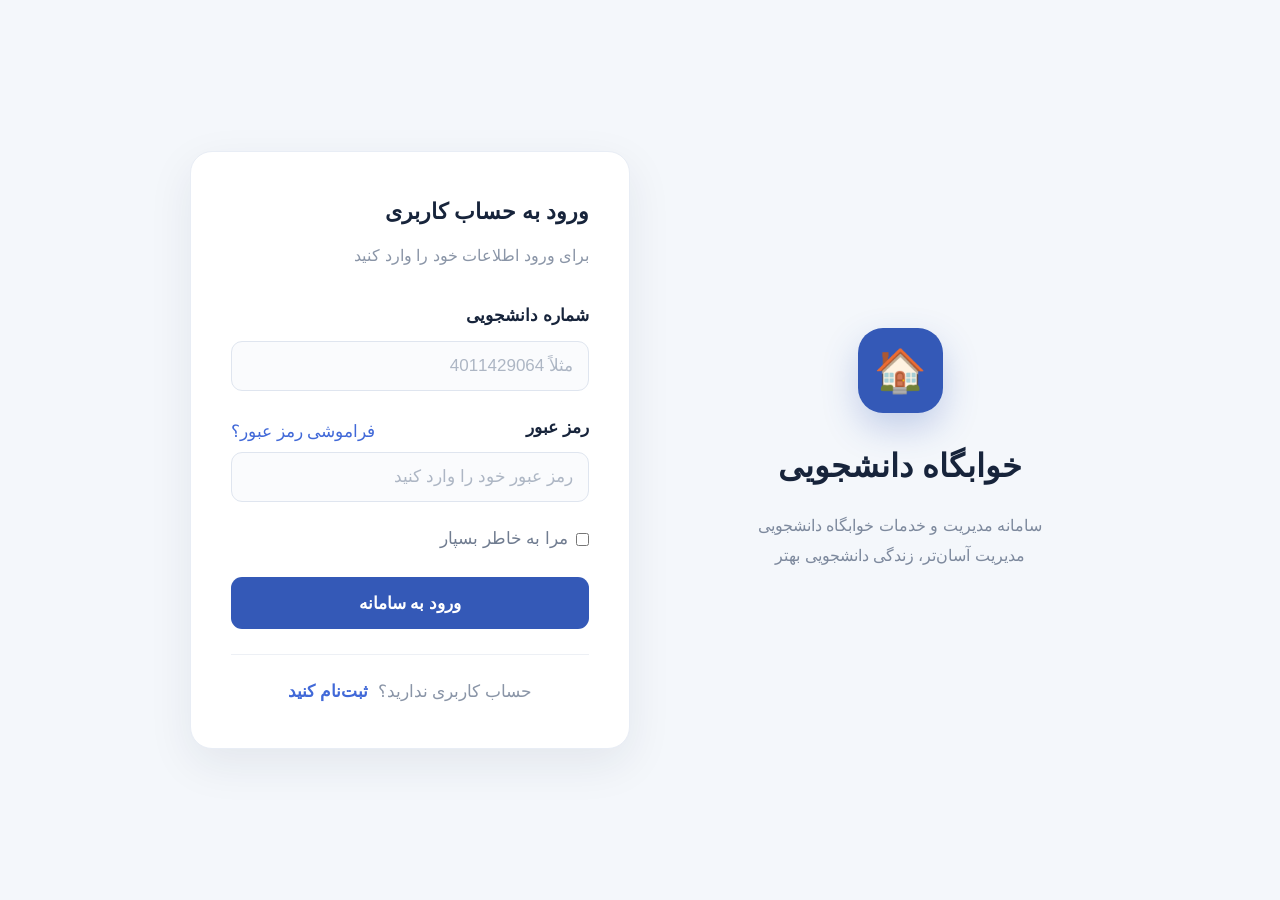
<file: index.html>
<!DOCTYPE html>
<html lang="fa" dir="rtl">
 

<head>

    <meta charset="UTF-8">

    <meta name="viewport" content="width=device-width, initial-scale=1.0">

    <title> سامانه مدیریت خوابگاه</title>

    <link rel="stylesheet" href="css/style.css">

</head>


<body>

    <main class="login-page">
        
<!--اطلاعات سایت و لوگو-->
        <section class="login-info">

            <div class="login-logo">
                🏠
            </div>

            <h1>
                خوابگاه دانشجویی
            </h1>

            <p>
                سامانه مدیریت و خدمات خوابگاه دانشجویی
            </p>

            <p>
                مدیریت آسان‌تر، زندگی دانشجویی بهتر
            </p>

        </section>
        <section class="login-card">

<!--کادر لاگین-->
            <div class="login-header">

                <h2>
                    ورود به حساب کاربری
                </h2>

                <p>
                    برای ورود اطلاعات خود را وارد کنید
                </p>

            </div>

            <form id="loginForm">

<!--شماره دانشجویی-->
                <div class="form-group">

                    <label for="studentId">
                        شماره دانشجویی
                    </label>

                    <input
                        type="text"
                        id="studentId"
                        placeholder="مثلاً 4011429064"
                    >

                </div>

<!--رمز عبور-->
                <div class="form-group">

                    <div class="password-label">

                        <label for="password">
                            رمز عبور
                        </label>

                        <a href="#">
                            فراموشی رمز عبور؟
                        </a>

                    </div>

                    <input
                        type="password"
                        id="password"
                        placeholder="رمز عبور خود را وارد کنید"
                    >
        
                </div>

<!-- مرا به خاطر بسپار -->

                <div class="remember">

                    <label>

                        <input
                            type="checkbox"
                            id="remember"
                        >

                        مرا به خاطر بسپار

                    </label>

                </div>

<!-- دکمه ورود -->

                <button
                    type="submit"
                    class="login-button"
                >
                    ورود به سامانه
                </button>

            </form>

<!-- ثبت نام -->

            <div class="register">

                <span>
                    حساب کاربری ندارید؟
                </span>

                <a href="#">
                    ثبت‌نام کنید
                </a>

            </div>

        </section>

    </main>


<!-- اتصال JS -->

    <script src="js/script.js"></script>


</body>


</html>
</file>
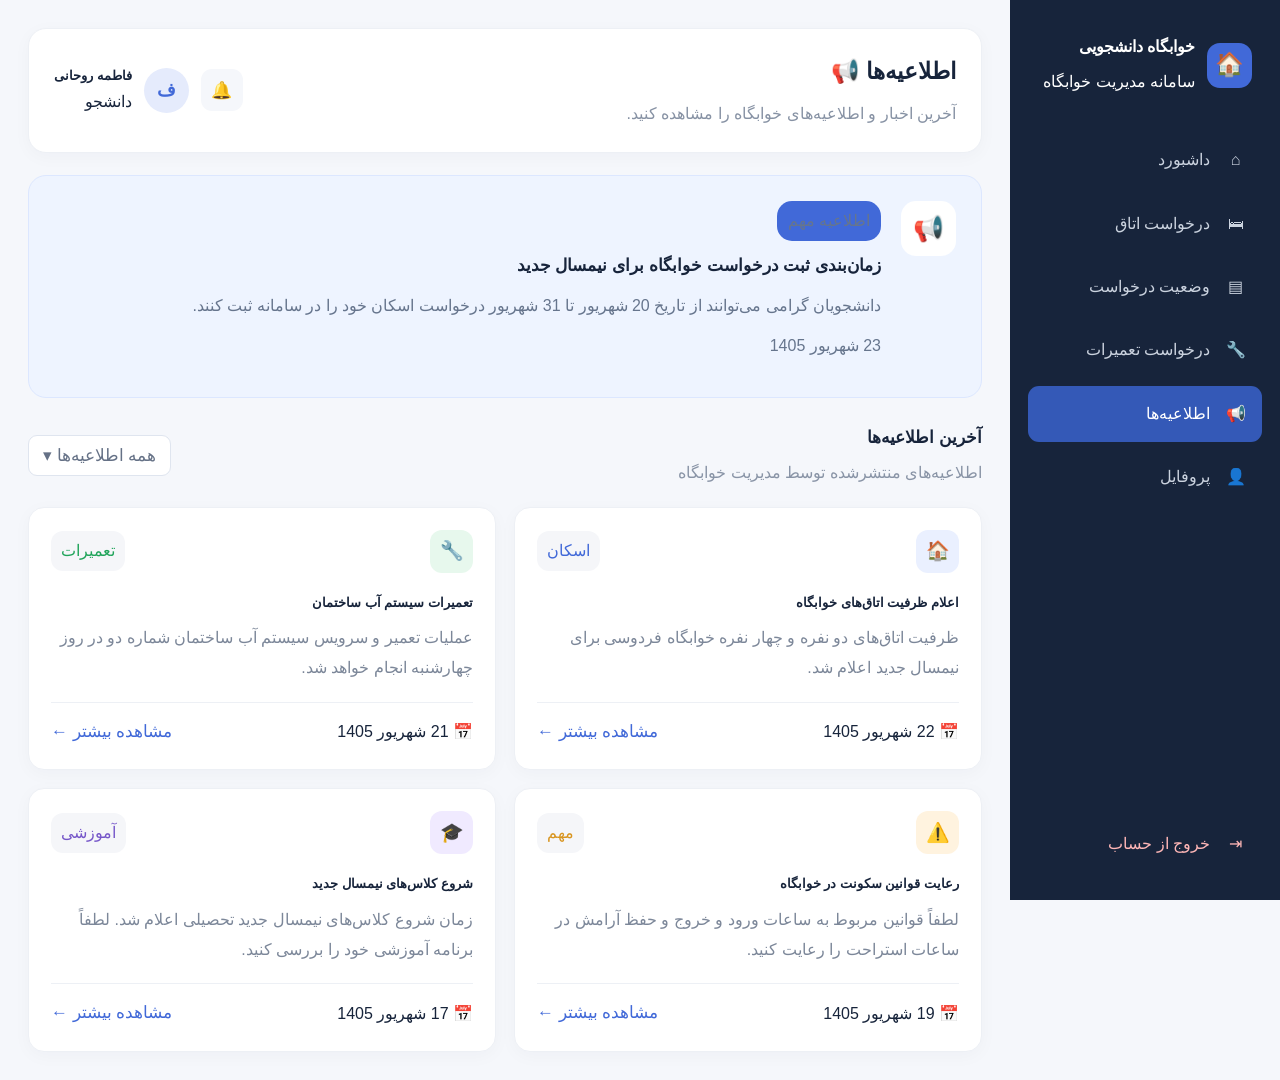
<file: announcements.html>
<!DOCTYPE html>
<html lang="fa" dir="rtl">

<head>

    <meta charset="UTF-8">

    <meta name="viewport" content="width=device-width, initial-scale=1.0">

    <title>اطلاعیه‌ها | خوابگاه دانشجویی</title>

    <link rel="stylesheet" href="css/style.css">

</head>


<body>


<div class="dashboard-container">

    <!-- سایدبار-->
    <aside class="sidebar">


        <div class="sidebar-logo">

            <div class="sidebar-logo-icon">
                🏠
            </div>

            <div>

                <h2>
                    خوابگاه دانشجویی
                </h2>

                <p>
                    سامانه مدیریت خوابگاه
                </p>

            </div>

        </div>


        <nav class="sidebar-menu">


            <a href="dashboard.html" class="menu-link">

                <p class="menu-icon">⌂</p>

                <p>
                    داشبورد
                </p>

            </a>


            <a href="room-request.html" class="menu-link">

                <p class="menu-icon">🛏</p>

                <p>
                    درخواست اتاق
                </p>

            </a>


            <a href="request-status.html" class="menu-link">

                <p class="menu-icon">▤</p>

                <p>
                    وضعیت درخواست
                </p>

            </a>


            <a href="maintenance.html" class="menu-link">

                <p class="menu-icon">🔧</p>

                <p>
                    درخواست تعمیرات
                </p>

            </a>


            <a href="announcements.html" class="menu-link active">

                <p class="menu-icon">📢</p>

                <p>
                    اطلاعیه‌ها
                </p>

            </a>


            <a href="profile.html" class="menu-link">

                <p class="menu-icon">👤</p>

                <p>
                    پروفایل
                </p>

            </a>

        </nav>


        <a href="index.html" class="menu-link logout-link">

            <p class="menu-icon">
                ⇥
            </p>

            <p>
                خروج از حساب
            </p>

        </a>

    </aside>



    <!-- محتوای اصلی -->

    <main class="dashboard-main">


        <!-- هدر -->
        <header class="dashboard-header">


            <div class="header-text">

                <h1>
                    اطلاعیه‌ها 📢
                </h1>

                <p>
                    آخرین اخبار و اطلاعیه‌های خوابگاه را مشاهده کنید.
                </p>

            </div>


            <div class="header-user">

                <button class="notification-button">
                    🔔
                </button>


                <div class="user-avatar">
                    ف
                </div>


                <div class="header-user-info">

                    <strong>
                       فاطمه روحانی
                    </strong>

                    <p>
                        دانشجو
                    </p>

                </div>

            </div>


        </header>



        <!-- اطلاعیه مهم -->
        <section class="important-announcement">


            <div class="important-icon">
                📢
            </div>


            <div class="important-content">

                <p class="important-label">
                    اطلاعیه مهم
                </p>

                <h2>
                    زمان‌بندی ثبت درخواست خوابگاه برای نیمسال جدید
                </h2>

                <p>
                    دانشجویان گرامی می‌توانند از تاریخ 20 شهریور تا 31 شهریور
                    درخواست اسکان خود را در سامانه ثبت کنند.
                </p>

                <p class="announcement-date">
                    23 شهریور 1405
                </p>

            </div>


        </section>


        <!--  لیست اطلاعیه‌ها -->
        <section class="announcements-section">

            <div class="section-heading">

                <div>

                    <h2>
                        آخرین اطلاعیه‌ها
                    </h2>

                    <p>
                        اطلاعیه‌های منتشرشده توسط مدیریت خوابگاه
                    </p>

                </div>


                <button class="filter-button">
                    همه اطلاعیه‌ها ▾
                </button>

            </div>


            <div class="announcements-grid">

                <!-- اطلاعیه اول -->
                <article class="announcement-card">

                    <div class="announcement-card-top">

                        <div class="announcement-icon blue">
                            🏠
                        </div>

                        <p class="announcement-type blue-text">
                            اسکان
                        </p>

                    </div>


                    <h3>
                        اعلام ظرفیت اتاق‌های خوابگاه
                    </h3>


                    <p>
                        ظرفیت اتاق‌های دو نفره و چهار نفره خوابگاه فردوسی
                        برای نیمسال جدید اعلام شد.
                    </p>


                    <div class="announcement-footer">

                        <p>
                            📅 22 شهریور 1405
                        </p>

                        <a href="#">
                            مشاهده بیشتر ←
                        </a>

                    </div>

                </article>



                <!-- اطلاعیه دوم -->
                <article class="announcement-card">


                    <div class="announcement-card-top">

                        <div class="announcement-icon green">
                            🔧
                        </div>

                        <p class="announcement-type green-text">
                            تعمیرات
                        </p>

                    </div>


                    <h3>
                        تعمیرات سیستم آب ساختمان
                    </h3>


                    <p>
                        عملیات تعمیر و سرویس سیستم آب ساختمان شماره دو
                        در روز چهارشنبه انجام خواهد شد.
                    </p>


                    <div class="announcement-footer">

                        <p>
                            📅 21 شهریور 1405
                        </p>

                        <a href="#">
                            مشاهده بیشتر ←
                        </a>

                    </div>

                </article>



                <!-- اطلاعیه سوم -->
                <article class="announcement-card">


                    <div class="announcement-card-top">

                        <div class="announcement-icon orange">
                            ⚠️
                        </div>

                        <p class="announcement-type orange-text">
                            مهم
                        </p>

                    </div>


                    <h3>
                        رعایت قوانین سکونت در خوابگاه
                    </h3>


                    <p>
                        لطفاً قوانین مربوط به ساعات ورود و خروج و حفظ آرامش
                        در ساعات استراحت را رعایت کنید.
                    </p>


                    <div class="announcement-footer">

                        <p>
                            📅 19 شهریور 1405
                        </p>

                        <a href="#">
                            مشاهده بیشتر ←
                        </a>

                    </div>

                </article>



                <!-- اطلاعیه چهارم -->
                <article class="announcement-card">

                    <div class="announcement-card-top">

                        <div class="announcement-icon purple">
                            🎓
                        </div>

                        <p class="announcement-type purple-text">
                            آموزشی
                        </p>

                    </div>


                    <h3>
                        شروع کلاس‌های نیمسال جدید
                    </h3>


                    <p>
                        زمان شروع کلاس‌های نیمسال جدید تحصیلی اعلام شد.
                        لطفاً برنامه آموزشی خود را بررسی کنید.
                    </p>


                    <div class="announcement-footer">

                        <p>
                            📅 17 شهریور 1405
                        </p>

                        <a href="#">
                            مشاهده بیشتر ←
                        </a>

                    </div>

                </article>

            </div>

        </section>

    </main>


</div>


<script src="js/script.js"></script>

</body>
  

</html>
</file>
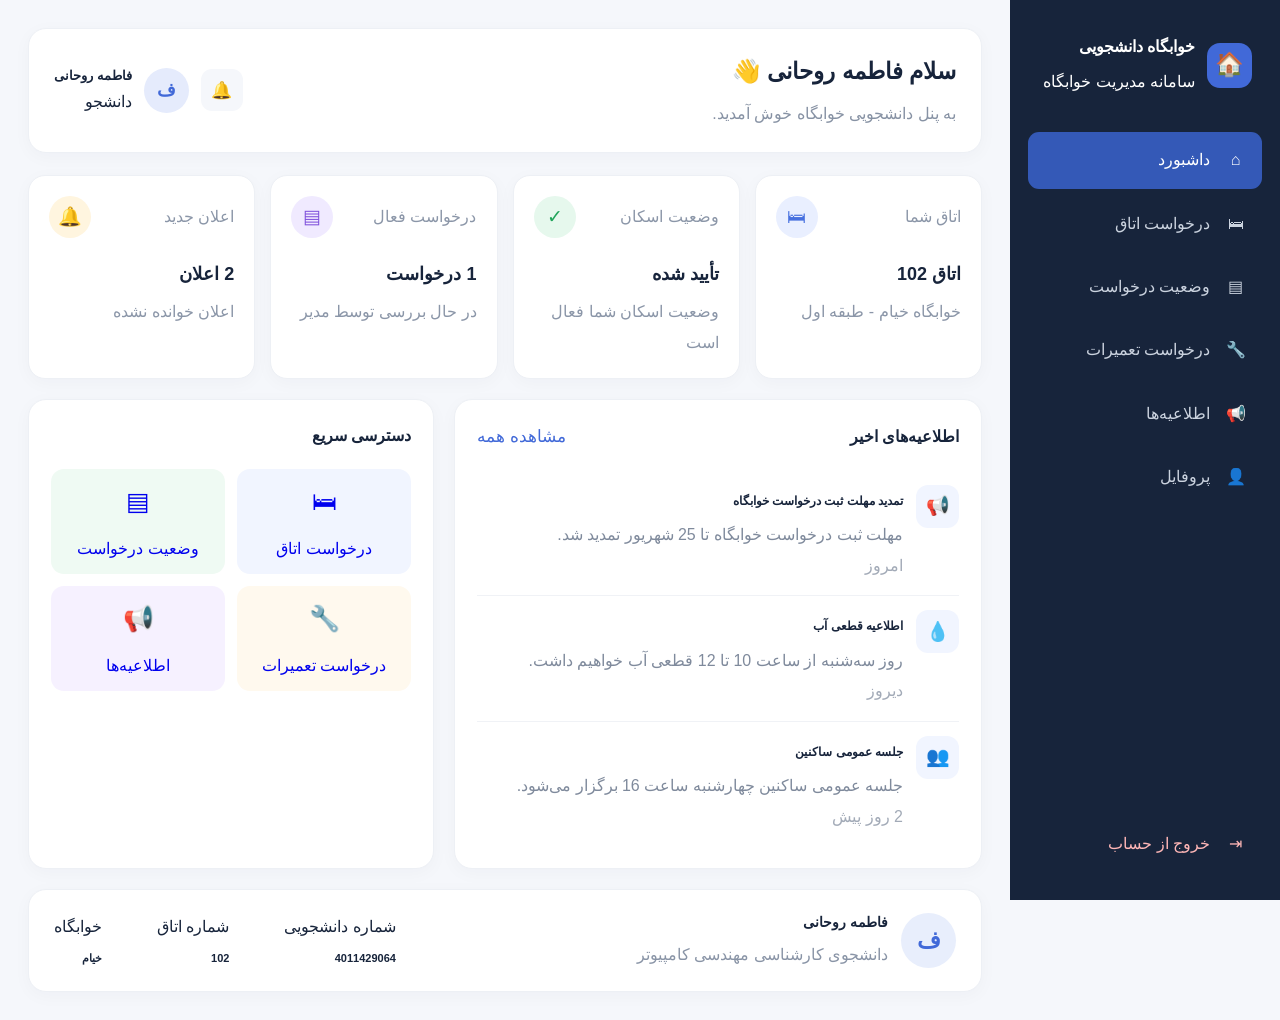
<file: dashboard.html>
<!DOCTYPE html>
<html lang="fa" dir="rtl">

<head>

    <meta charset="UTF-8">

    <meta name="viewport" content="width=device-width, initial-scale=1.0">

    <title>داشبورد دانشجو | سامانه خوابگاه</title>

    <link rel="stylesheet" href="css/style.css">

</head>


<body>


    <div class="dashboard-container">

        <!-- منوی کناری -->
        <aside class="sidebar">

            <!-- لوگو -->
            <div class="sidebar-logo">

                <div class="sidebar-logo-icon">
                    🏠
                </div>

                <div>

                    <h2>
                        خوابگاه دانشجویی
                    </h2>

                    <p>
                        سامانه مدیریت خوابگاه
                    </p>

                </div>

            </div>

            <!-- منو -->
            <nav class="sidebar-menu">

                <a href="dashboard.html" class="menu-link active">

                    <p class="menu-icon">
                        ⌂
                    </p>

                    <p>
                        داشبورد
                    </p>

                </a>



                <a href="room-request.html" class="menu-link">

                    <p class="menu-icon">
                        🛏
                    </p>

                    <p>
                        درخواست اتاق
                    </p>

                </a>



                <a href="request-status.html" class="menu-link">

                    <p class="menu-icon">
                        ▤
                    </p>

                    <p>
                        وضعیت درخواست
                    </p>

                </a>



                <a href="maintenance.html" class="menu-link">

                    <p class="menu-icon">
                        🔧
                    </p>

                    <p>
                        درخواست تعمیرات
                    </p>

                </a>



                <a href="announcements.html" class="menu-link">

                    <p class="menu-icon">
                        📢
                    </p>

                    <p>
                        اطلاعیه‌ها
                    </p>

                </a>



                <a href="profile.html" class="menu-link">

                    <p class="menu-icon">
                        👤
                    </p>

                    <p>
                        پروفایل
                    </p>

                </a>


            </nav>



            <!-- خروج -->

            <a href="index.html" class="menu-link logout-link">

                <p class="menu-icon">
                    ⇥
                </p>

                <p>
                    خروج از حساب
                </p>

            </a>


        </aside>



        <!-- محتوای اصلی -->
        <main class="dashboard-main">


            <!-- هدر -->
            <header class="dashboard-header">


                <div class="header-text">

                    <h1>
                        سلام فاطمه روحانی 👋
                    </h1>

                    <p>
                        به پنل دانشجویی خوابگاه خوش آمدید.
                    </p>

                </div>



                <div class="header-user">

                    <button class="notification-button">
                        🔔
                    </button>


                    <div class="user-avatar">
                        ف
                    </div>


                    <div class="header-user-info">

                        <strong>
                            فاطمه روحانی
                        </strong>

                        <p>
                            دانشجو
                        </p>

                    </div>

                </div>

            </header>



            <!-- کارت های آماری -->
            <section class="dashboard-stats">


                <!-- اتاق -->
                <div class="dashboard-card">

                    <div class="card-top">

                        <p>
                            اتاق شما
                        </p>

                        <div class="card-icon blue-icon">
                            🛏
                        </div>

                    </div>


                    <h2>
                        اتاق 102
                    </h2>

                    <p>
                        خوابگاه خیام - طبقه اول
                    </p>


                </div>



                <!-- وضعیت اسکان -->
                <div class="dashboard-card">

                    <div class="card-top">

                        <p>
                            وضعیت اسکان
                        </p>

                        <div class="card-icon green-icon">
                            ✓
                        </div>

                    </div>


                    <h2>
                        تأیید شده
                    </h2>

                    <p>
                        وضعیت اسکان شما فعال است
                    </p>


                </div>



                <!-- درخواست -->
                <div class="dashboard-card">


                    <div class="card-top">

                        <p>
                            درخواست فعال
                        </p>

                        <div class="card-icon purple-icon">
                            ▤
                        </div>

                    </div>


                    <h2>
                         1 درخواست
                    </h2>

                    <p>
                        در حال بررسی توسط مدیر
                    </p>

                </div>


                <!-- اعلان -->
                <div class="dashboard-card">

                    <div class="card-top">

                        <p>
                            اعلان جدید
                        </p>

                        <div class="card-icon yellow-icon">
                            🔔
                        </div>

                    </div>


                    <h2>
                        2 اعلان
                    </h2>

                    <p>
                        اعلان خوانده نشده
                    </p>

                </div>

            </section>



            <!-- بخش پایین -->
            <section class="dashboard-content">

                <!-- اطلاعیه ها -->
                <div class="dashboard-box">

                    <div class="box-title">

                        <h3>
                            اطلاعیه‌های اخیر
                        </h3>

                        <a href="announcements.html">
                            مشاهده همه
                        </a>

                    </div>


                    <div class="announcement-item">

                        <div class="announcement-icon">
                            📢
                        </div>

                        <div>

                            <strong>
                                تمدید مهلت ثبت درخواست خوابگاه
                            </strong>

                            <p>
                                مهلت ثبت درخواست خوابگاه تا 25 شهریور تمدید شد.
                            </p>

                            <small>
                                امروز
                            </small>

                        </div>

                    </div>



                    <div class="announcement-item">

                        <div class="announcement-icon">
                            💧
                        </div>

                        <div>

                            <strong>
                                اطلاعیه قطعی آب
                            </strong>

                            <p>
                                روز سه‌شنبه از ساعت 10 تا 12 قطعی آب خواهیم داشت.
                            </p>

                            <small>
                                دیروز
                            </small>

                        </div>

                    </div>



                    <div class="announcement-item">

                        <div class="announcement-icon">
                            👥
                        </div>

                        <div>

                            <strong>
                                جلسه عمومی ساکنین
                            </strong>

                            <p>
                                جلسه عمومی ساکنین چهارشنبه ساعت 16 برگزار می‌شود.
                            </p>

                            <small>
                                2 روز پیش
                            </small>

                        </div>

                    </div>


                </div>



                <!-- دسترسی سریع -->
                <div class="dashboard-box">

                    <div class="box-title">

                        <h3>
                            دسترسی سریع
                        </h3>

                    </div>



                    <div class="quick-grid">


                        <a href="room-request.html" class="quick-item blue-background">

                            <div>
                                🛏
                            </div>

                            <p>
                                درخواست اتاق
                            </p>

                        </a>



                        <a href="request-status.html" class="quick-item green-background">

                            <div>
                                ▤
                            </div>

                            <p>
                                وضعیت درخواست
                            </p>

                        </a>



                        <a href="maintenance.html" class="quick-item yellow-background">

                            <div>
                                🔧
                            </div>

                            <p>
                                درخواست تعمیرات
                            </p>

                        </a>



                        <a href="announcements.html" class="quick-item purple-background">

                            <div>
                                📢
                            </div>

                            <p>
                                اطلاعیه‌ها
                            </p>

                        </a>


                    </div>

                </div>

            </section>



            <!-- اطلاعات دانشجو -->

            <section class="student-info">

                <div class="student-profile">

                    <div class="large-avatar">
                        ف
                    </div>

                    <div>

                        <h3>
                           فاطمه روحانی
                        </h3>

                        <p>
                            دانشجوی کارشناسی مهندسی کامپیوتر
                        </p>

                    </div>

                </div>



                <div class="student-details">

                    <div>

                        <p>
                            شماره دانشجویی
                        </p>

                        <strong>
                            4011429064
                        </strong>

                    </div>


                    <div>

                        <p>
                            شماره اتاق
                        </p>

                        <strong>
                            102
                        </strong>

                    </div>


                    <div>

                        <p>
                            خوابگاه
                        </p>

                        <strong>
                            خیام
                        </strong>

                    </div>


                </div>

            </section>

        </main>

    </div>


    <script src="js/script.js"></script>

</body>
 

</html>
</file>
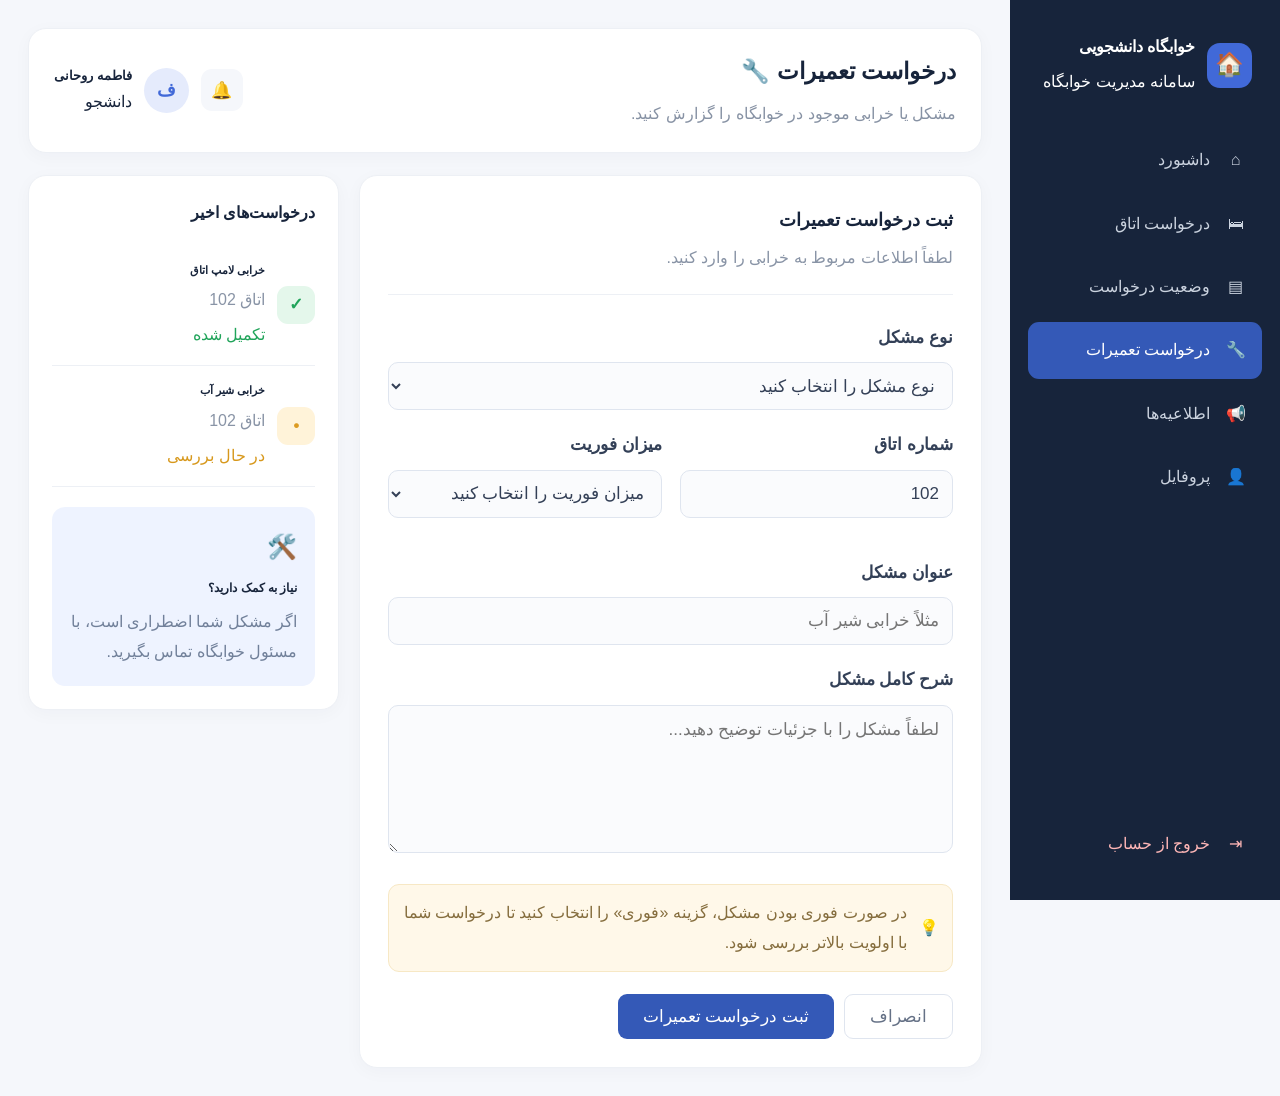
<file: maintenance.html>
<!DOCTYPE html>
<html lang="fa" dir="rtl">

<head>

    <meta charset="UTF-8">

    <meta name="viewport" content="width=device-width, initial-scale=1.0">

    <title>درخواست تعمیرات | خوابگاه دانشجویی</title>

    <link rel="stylesheet" href="css/style.css">

</head>


<body>


<div class="dashboard-container">

    <!-- سایدبار -->
    <aside class="sidebar">


        <div class="sidebar-logo">

            <div class="sidebar-logo-icon">
                🏠
            </div>

            <div>

                <h2>
                    خوابگاه دانشجویی
                </h2>

                <p>
                    سامانه مدیریت خوابگاه
                </p>

            </div>

        </div>


        <nav class="sidebar-menu">


            <a href="dashboard.html" class="menu-link">

                <p class="menu-icon">⌂</p>

                <p>
                    داشبورد
                </p>

            </a>


            <a href="room-request.html" class="menu-link">

                <p class="menu-icon">🛏</p>

                <p>
                    درخواست اتاق
                </p>

            </a>


            <a href="request-status.html" class="menu-link">

                <p class="menu-icon">▤</p>

                <p>
                    وضعیت درخواست
                </p>

            </a>


            <a href="maintenance.html" class="menu-link active">

                <p class="menu-icon">🔧</p>

                <p>
                    درخواست تعمیرات
                </p>

            </a>


            <a href="announcements.html" class="menu-link">

                <p class="menu-icon">📢</p>

                <p>
                    اطلاعیه‌ها
                </p>

            </a>


            <a href="profile.html" class="menu-link">

                <p class="menu-icon">👤</p>

                <p>
                    پروفایل
                </p>

            </a>

        </nav>


        <a href="index.html" class="menu-link logout-link">

            <p class="menu-icon">
                ⇥
            </p>

            <p>
                خروج از حساب
            </p>

        </a>

    </aside>



    <!--  محتوای اصلی-->
    <main class="dashboard-main">


        <!-- هدر -->
        <header class="dashboard-header">

            <div class="header-text">

                <h1>
                    درخواست تعمیرات 🔧
                </h1>

                <p>
                    مشکل یا خرابی موجود در خوابگاه را گزارش کنید.
                </p>

            </div>


            <div class="header-user">

                <button class="notification-button">
                    🔔
                </button>


                <div class="user-avatar">
                    ف
                </div>


                <div class="header-user-info">

                    <strong>
                       فاطمه روحانی
                    </strong>

                    <p>
                        دانشجو
                    </p>

                </div>

            </div>

        </header>



        <!-- فرم تعمیرات-->
        <section class="maintenance-page">

            <div class="maintenance-box">

                <div class="request-title">

                    <h2>
                        ثبت درخواست تعمیرات
                    </h2>

                    <p>
                        لطفاً اطلاعات مربوط به خرابی را وارد کنید.
                    </p>

                </div>



                <form id="maintenanceForm">


                    <!-- نوع مشکل -->
                    <div class="dashboard-form-group">

                        <label for="problemType">
                            نوع مشکل
                        </label>

                        <select id="problemType" required>

                            <option value="">
                                نوع مشکل را انتخاب کنید
                            </option>

                            <option value="water">
                                مشکل آب و لوله‌کشی
                            </option>

                            <option value="electricity">
                                مشکل برق و روشنایی
                            </option>

                            <option value="heating">
                                سیستم گرمایشی
                            </option>

                            <option value="cooling">
                                سیستم سرمایشی
                            </option>

                            <option value="furniture">
                                خرابی وسایل و تجهیزات
                            </option>

                            <option value="other">
                                سایر موارد
                            </option>

                        </select>

                    </div>


                    <!--  محل مشکل و فوریت-->
                    <div class="form-row">


                        <div class="dashboard-form-group">

                            <label for="roomNumber">
                                شماره اتاق
                            </label>

                            <input
                                type="text"
                                id="roomNumber"
                                value="102"
                                readonly
                            >

                        </div>


                        <div class="dashboard-form-group">

                            <label for="priority">
                                میزان فوریت
                            </label>

                            <select id="priority" required>

                                <option value="">
                                    میزان فوریت را انتخاب کنید
                                </option>

                                <option value="low">
                                    عادی
                                </option>

                                <option value="medium">
                                    متوسط
                                </option>

                                <option value="high">
                                    فوری
                                </option>

                            </select>

                        </div>


                    </div>


                    <!-- عنوان -->
                    <div class="dashboard-form-group">

                        <label for="problemTitle">
                            عنوان مشکل
                        </label>

                        <input
                            type="text"
                            id="problemTitle"
                            placeholder="مثلاً خرابی شیر آب"
                            required
                        >

                    </div>



                    <!-- توضیحات -->
                    <div class="dashboard-form-group">

                        <label for="problemDescription">
                            شرح کامل مشکل
                        </label>

                        <textarea
                            id="problemDescription"
                            rows="6"
                            placeholder="لطفاً مشکل را با جزئیات توضیح دهید..."
                            required
                        ></textarea>

                    </div>



                    <!-- اطلاعیه -->
                    <div class="maintenance-notice">

                        <p>
                            💡
                        </p>

                        <p>
                            در صورت فوری بودن مشکل، گزینه «فوری» را انتخاب کنید تا درخواست شما با اولویت بالاتر بررسی شود.
                        </p>

                    </div>



                    <!-- دکمه -->
                    <div class="form-buttons">

                        <a
                            href="dashboard.html"
                            class="cancel-button"
                        >
                            انصراف
                        </a>


                        <button
                            type="submit"
                            class="submit-button"
                        >
                            ثبت درخواست تعمیرات
                        </button>

                    </div>

                </form>


            </div>



            <!-- درخواست های قبلی -->
            <div class="previous-maintenance">


                <div class="box-title">

                    <h3>
                        درخواست‌های اخیر
                    </h3>

                </div>



                <div class="maintenance-item">


                    <div class="maintenance-status done">
                        ✓
                    </div>


                    <div>

                        <strong>
                            خرابی لامپ اتاق
                        </strong>

                        <p>
                            اتاق 102
                        </p>

                        <small>
                            تکمیل شده
                        </small>

                    </div>


                </div>



                <div class="maintenance-item">


                    <div class="maintenance-status pending">
                        •
                    </div>


                    <div>

                        <strong>
                            خرابی شیر آب
                        </strong>

                        <p>
                            اتاق 102
                        </p>

                        <small>
                            در حال بررسی
                        </small>

                    </div>


                </div>



                <div class="maintenance-help">

                    <div>
                        🛠️
                    </div>

                    <strong>
                        نیاز به کمک دارید؟
                    </strong>

                    <p>
                        اگر مشکل شما اضطراری است، با مسئول خوابگاه تماس بگیرید.
                    </p>

                </div>


            </div>


        </section>

    </main>

</div>


<script src="js/script.js"></script>

</body>
 

</html>
</file>
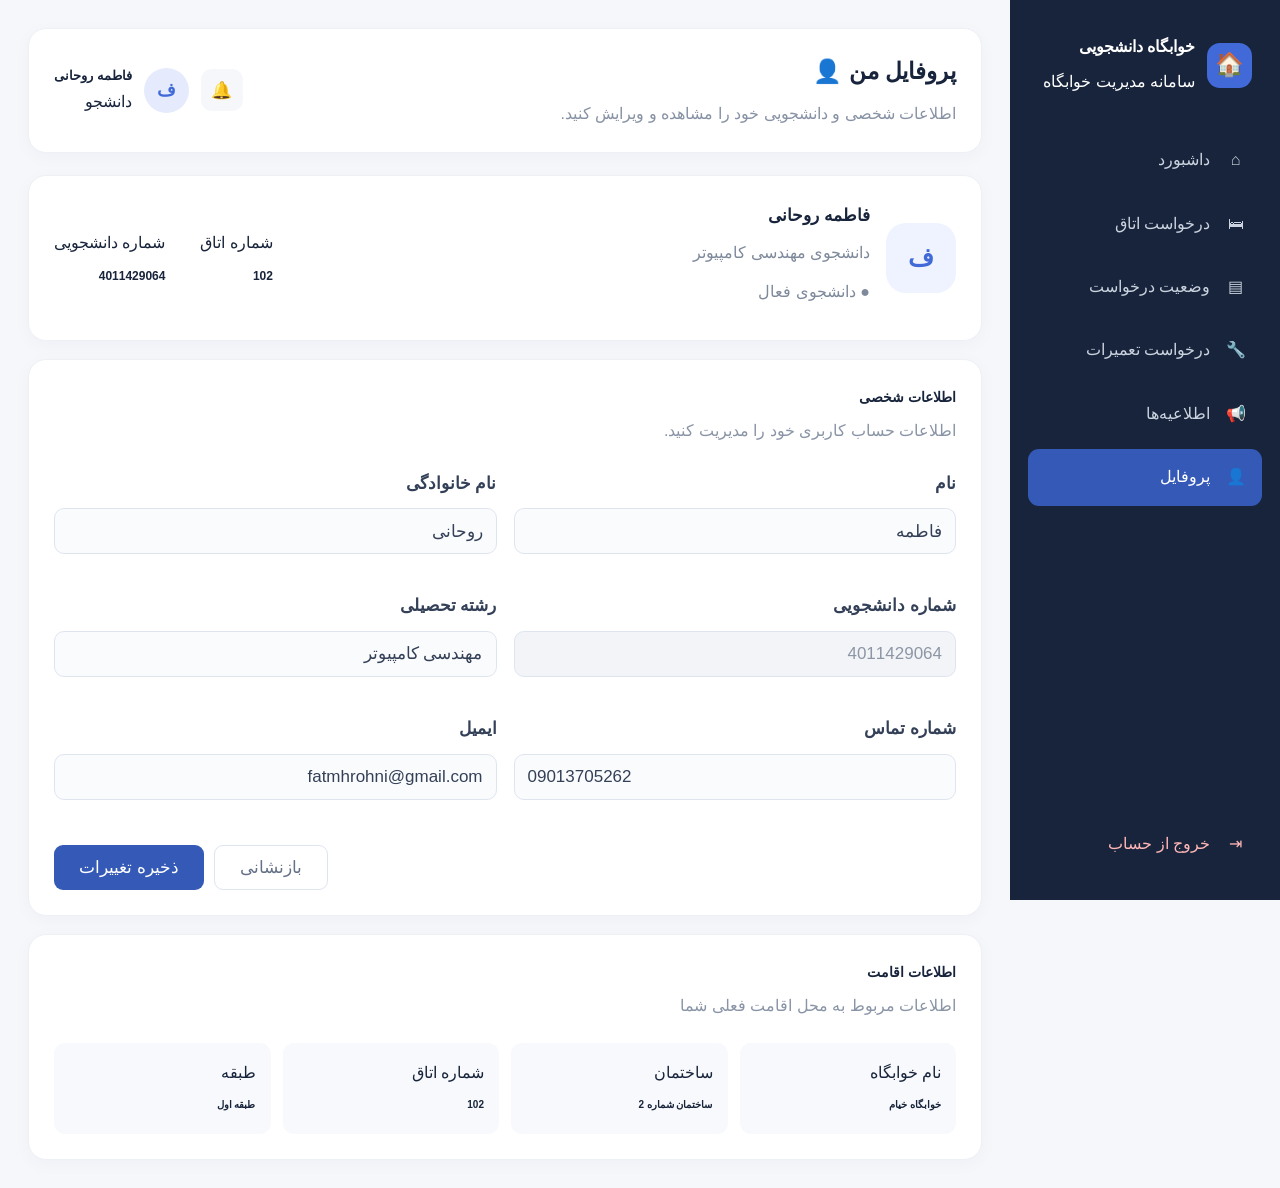
<file: profile.html>
<!DOCTYPE html>
<html lang="fa" dir="rtl">

<head>

    <meta charset="UTF-8">

    <meta name="viewport" content="width=device-width, initial-scale=1.0">

    <title>پروفایل | خوابگاه دانشجویی</title>

    <link rel="stylesheet" href="css/style.css">

</head>

<body>


<div class="dashboard-container">


    <!-- سایدبار -->
    <aside class="sidebar">

        <div class="sidebar-logo">

            <div class="sidebar-logo-icon">
                🏠
            </div>

            <div>

                <h2>
                    خوابگاه دانشجویی
                </h2>

                <p>
                    سامانه مدیریت خوابگاه
                </p>

            </div>

        </div>


        <nav class="sidebar-menu">

            <a href="dashboard.html" class="menu-link">

                <p class="menu-icon">
                    ⌂
                </p>

                <p>
                    داشبورد
                </p>

            </a>


            <a href="room-request.html" class="menu-link">

                <p class="menu-icon">
                    🛏
                </p>

                <p>
                    درخواست اتاق
                </p>

            </a>


            <a href="request-status.html" class="menu-link">

                <p class="menu-icon">
                    ▤
                </p>

                <p>
                    وضعیت درخواست
                </p>

            </a>


            <a href="maintenance.html" class="menu-link">

                <p class="menu-icon">
                    🔧
                </p>

                <p>
                    درخواست تعمیرات
                </p>

            </a>


            <a href="announcements.html" class="menu-link">

                <p class="menu-icon">
                    📢
                </p>

                <p>
                    اطلاعیه‌ها
                </p>

            </a>


            <a href="profile.html" class="menu-link active">

                <p class="menu-icon">
                    👤
                </p>

                <p>
                    پروفایل
                </p>

            </a>


        </nav>


        <a href="index.html" class="menu-link logout-link">

            <p class="menu-icon">
                ⇥
            </p>

            <p>
                خروج از حساب
            </p>

        </a>


    </aside>



    <!-- محتوای اصلی -->

    <main class="dashboard-main">


        <!-- هدر -->
        <header class="dashboard-header">


            <div class="header-text">

                <h1>
                    پروفایل من 👤
                </h1>

                <p>
                    اطلاعات شخصی و دانشجویی خود را مشاهده و ویرایش کنید.
                </p>

            </div>


            <div class="header-user">

                <button class="notification-button">
                    🔔
                </button>


                <div class="user-avatar">
                    ف
                </div>


                <div class="header-user-info">

                    <strong>
                       فاطمه روحانی
                    </strong>

                    <p>
                        دانشجو
                    </p>

                </div>

            </div>


        </header>



        <!-- پروفایل -->
        <section class="profile-page">


            <!-- کارت اطلاعات کاربر -->
            <div class="profile-card">


                <div class="profile-main-info">


                    <div class="large-profile-avatar">
                        ف
                    </div>


                    <div>

                        <h2>
                           فاطمه روحانی
                        </h2>

                        <p>
                            دانشجوی مهندسی کامپیوتر
                        </p>

                        <p class="profile-status">
                            ● دانشجوی فعال
                        </p>

                    </div>


                </div>


                <div class="profile-room-info">


                    <div>

                        <p>
                            شماره اتاق
                        </p>

                        <strong>
                            102
                        </strong>

                    </div>


                    <div>

                        <p>
                            شماره دانشجویی
                        </p>

                        <strong>
                            4011429064
                        </strong>

                    </div>


                </div>


            </div>



            <!-- فرم اطلاعات -->
            <div class="profile-form-card">

                <div class="profile-section-title">

                    <h2>
                        اطلاعات شخصی
                    </h2>

                    <p>
                        اطلاعات حساب کاربری خود را مدیریت کنید.
                    </p>

                </div>



                <form id="profileForm">


                    <div class="profile-form-grid">


                        <!-- نام -->
                        <div class="dashboard-form-group">

                            <label for="firstName">
                                نام
                            </label>

                            <input
                                type="text"
                                id="firstName"
                                value="فاطمه"
                            >

                        </div>



                        <!-- نام خانوادگی -->
                        <div class="dashboard-form-group">

                            <label for="lastName">
                                نام خانوادگی
                            </label>

                            <input
                                type="text"
                                id="lastName"
                                value="روحانی"
                            >

                        </div>



                        <!-- شماره دانشجویی -->
                        <div class="dashboard-form-group">

                            <label for="studentNumber">
                                شماره دانشجویی
                            </label>

                            <input
                                type="text"
                                id="studentNumber"
                                value="4011429064"
                                readonly
                            >

                        </div>



                        <!-- رشته -->
                        <div class="dashboard-form-group">

                            <label for="major">
                                رشته تحصیلی
                            </label>

                            <input
                                type="text"
                                id="major"
                                value="مهندسی کامپیوتر"
                            >

                        </div>


                        <!-- شماره تماس -->
                        <div class="dashboard-form-group">

                            <label for="phone">
                                شماره تماس
                            </label>

                            <input
                                type="tel"
                                id="phone"
                                value="09013705262"
                            >

                        </div>


                        <!-- ایمیل -->
                        <div class="dashboard-form-group">

                            <label for="email">
                                ایمیل
                            </label>

                            <input
                                type="email"
                                id="email"
                                value="fatmhrohni@gmail.com"
                            >

                        </div>


                    </div>


                    <!-- دکمه ها -->
                    <div class="profile-buttons">

                        <button
                            type="button"
                            class="cancel-button"
                            onclick="resetProfile()"
                        >
                            بازنشانی
                        </button>


                        <button
                            type="submit"
                            class="submit-button"
                        >
                            ذخیره تغییرات
                        </button>


                    </div>

                </form>

            </div>


            <!-- اطلاعات خوابگاه -->
            <div class="profile-dorm-card">


                <div class="profile-section-title">

                    <h2>
                        اطلاعات اقامت
                    </h2>

                    <p>
                        اطلاعات مربوط به محل اقامت فعلی شما
                    </p>

                </div>



                <div class="dorm-info-grid">


                    <div class="dorm-info-item">

                        <p>
                            نام خوابگاه
                        </p>

                        <strong>
                            خوابگاه خیام
                        </strong>

                    </div>


                    <div class="dorm-info-item">

                        <p>
                            ساختمان
                        </p>

                        <strong>
                            ساختمان شماره 2
                        </strong>

                    </div>


                    <div class="dorm-info-item">

                        <p>
                            شماره اتاق
                        </p>

                        <strong>
                            102
                        </strong>

                    </div>


                    <div class="dorm-info-item">

                        <p>
                            طبقه
                        </p>

                        <strong>
                            طبقه اول
                        </strong>

                    </div>


                </div>


            </div>

        </section>

    </main>

</div>


<script src="js/script.js"></script>

</body>


</html>
</file>
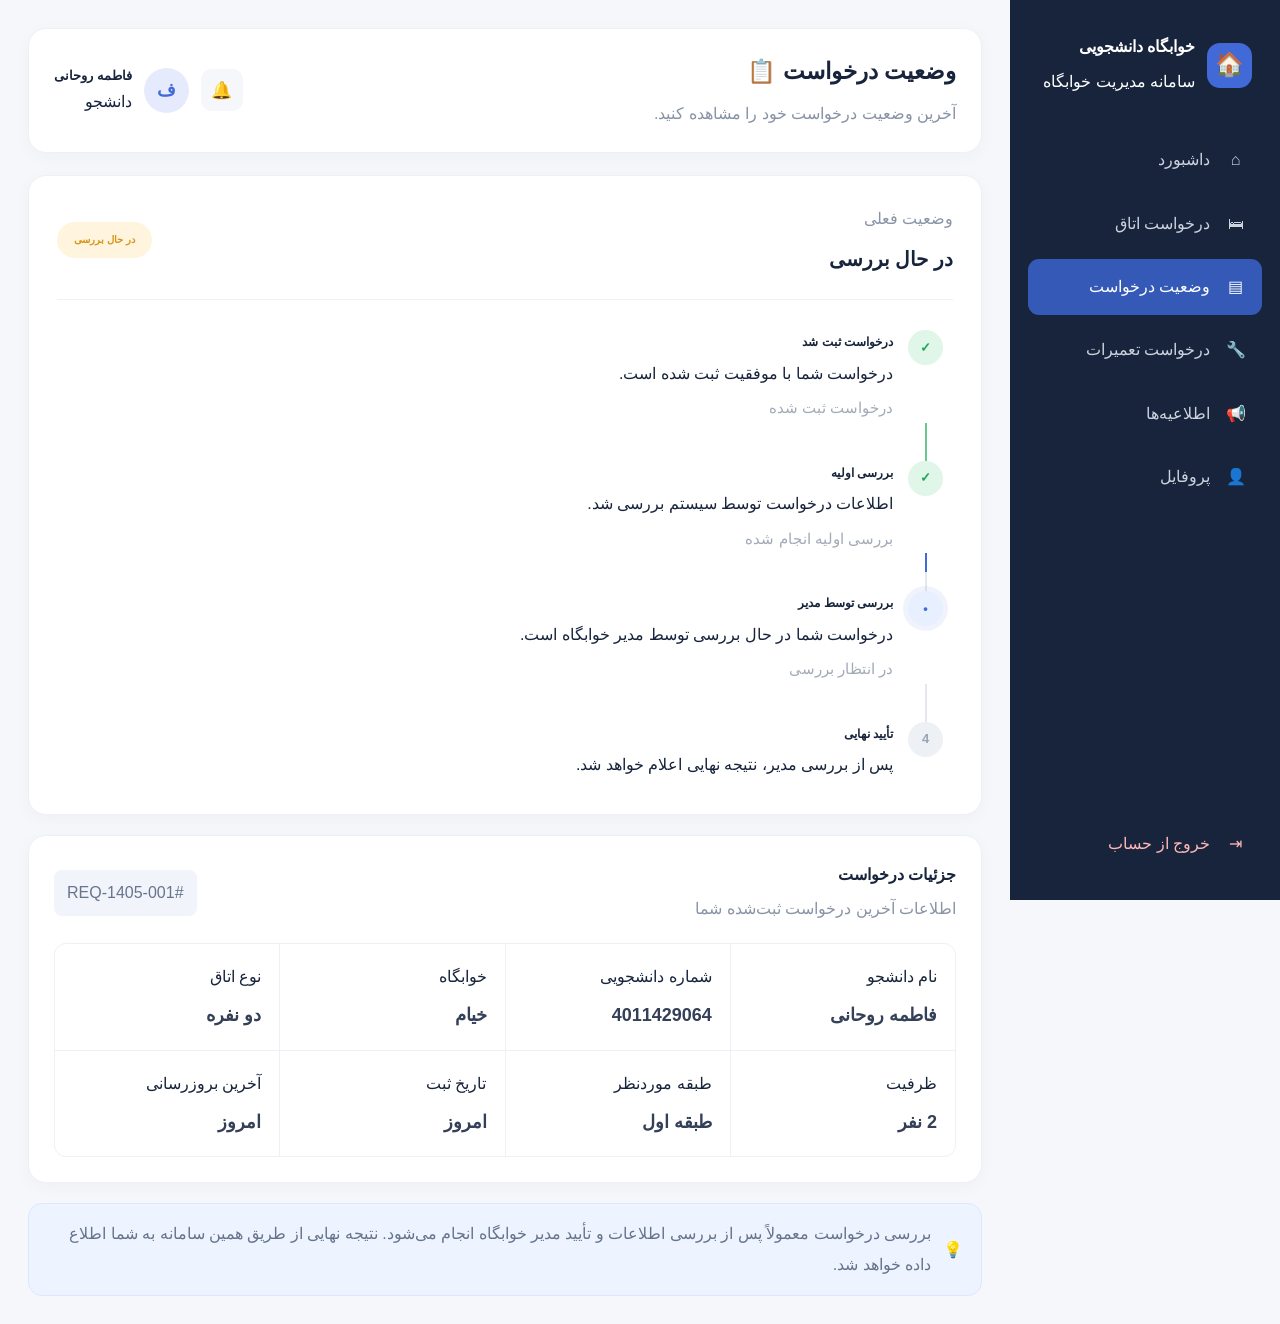
<file: request-status.html>
<!DOCTYPE html>
<html lang="fa" dir="rtl">

<head>

    <meta charset="UTF-8">

    <meta name="viewport" content="width=device-width, initial-scale=1.0">

    <title>وضعیت درخواست | خوابگاه دانشجویی</title>

    <link rel="stylesheet" href="css/style.css">

</head>


<body>

<div class="dashboard-container">


    <!-- سایدبار -->
    <aside class="sidebar">

        <div class="sidebar-logo">

            <div class="sidebar-logo-icon">
                🏠
            </div>

            <div>

                <h2>
                    خوابگاه دانشجویی
                </h2>

                <p>
                    سامانه مدیریت خوابگاه
                </p>

            </div>

        </div>


        <nav class="sidebar-menu">


            <a href="dashboard.html" class="menu-link">

                <p class="menu-icon">
                    ⌂
                </p>

                <p>
                    داشبورد
                </p>

            </a>


            <a href="room-request.html" class="menu-link">

                <p class="menu-icon">🛏</p>

                <p>
                    درخواست اتاق
                </p>

            </a>


            <a href="request-status.html" class="menu-link active">

                <p class="menu-icon">▤</p>

                <p>
                    وضعیت درخواست
                </p>

            </a>


            <a href="maintenance.html" class="menu-link">

                <p class="menu-icon">🔧</p>

                <p>
                    درخواست تعمیرات
                </p>

            </a>


            <a href="announcements.html" class="menu-link">

                <p class="menu-icon">📢</p>

                <p>
                    اطلاعیه‌ها
                </p>

            </a>


            <a href="profile.html" class="menu-link">

                <p class="menu-icon">👤</p>

                <p>
                    پروفایل
                </p>
            </a>

        </nav>


        <a href="index.html" class="menu-link logout-link">

            <p class="menu-icon">
                ⇥
            </p>

            <p>
                خروج از حساب
            </p>

        </a>

    </aside>

    <!-- محتوای اصلی -->
    <main class="dashboard-main">

        <!-- هدر -->
        <header class="dashboard-header">

            <div class="header-text">

                <h1>
                    وضعیت درخواست 📋
                </h1>

                <p>
                    آخرین وضعیت درخواست خود را مشاهده کنید.
                </p>

            </div>


            <div class="header-user">

                <button class="notification-button">
                    🔔
                </button>


                <div class="user-avatar">
                    ف
                </div>


                <div class="header-user-info">

                    <strong>
                       فاطمه روحانی
                    </strong>

                    <p>
                        دانشجو
                    </p>

                </div>

            </div>


        </header>


        <!-- وضعیت فعلی -->
        <section class="status-card">

            <div class="status-header">

                <div>

                    <p class="status-label">
                        وضعیت فعلی
                    </p>

                    <h2>
                        در حال بررسی
                    </h2>

                </div>


                <div class="status-badge">
                    در حال بررسی
                </div>


            </div>


            <!-- تایم لاین -->
            <div class="status-timeline">

                <div class="timeline-step completed">

                    <div class="timeline-circle">
                        ✓
                    </div>

                    <div class="timeline-text">

                        <strong>
                            درخواست ثبت شد
                        </strong>

                        <p>
                            درخواست شما با موفقیت ثبت شده است.
                        </p>

                        <small>
                            درخواست ثبت شده
                        </small>

                    </div>

                </div>


                <div class="timeline-line completed-line"></div>

                <div class="timeline-step completed">

                    <div class="timeline-circle">
                        ✓
                    </div>

                    <div class="timeline-text">

                        <strong>
                            بررسی اولیه
                        </strong>

                        <p>
                            اطلاعات درخواست توسط سیستم بررسی شد.
                        </p>

                        <small>
                            بررسی اولیه انجام شده
                        </small>

                    </div>

                </div>



                <div class="timeline-line active-line"></div>


                <div class="timeline-step active">

                    <div class="timeline-circle">
                        •
                    </div>

                    <div class="timeline-text">

                        <strong>
                            بررسی توسط مدیر
                        </strong>

                        <p>
                            درخواست شما در حال بررسی توسط مدیر خوابگاه است.
                        </p>

                        <small>
                            در انتظار بررسی
                        </small>

                    </div>

                </div>



                <div class="timeline-line"></div>



                <div class="timeline-step">

                    <div class="timeline-circle">
                        4
                    </div>

                    <div class="timeline-text">

                        <strong>
                            تأیید نهایی
                        </strong>

                        <p>
                            پس از بررسی مدیر، نتیجه نهایی اعلام خواهد شد.
                        </p>

                    </div>

                </div>

            </div>

        </section>


        <!-- جزئیات درخواست -->
        <section class="request-details-box">

            <div class="box-title">

                <div>

                    <h3>
                        جزئیات درخواست
                    </h3>

                    <p class="box-subtitle">
                        اطلاعات آخرین درخواست ثبت‌شده شما
                    </p>

                </div>


                <p class="request-number" id="requestCode">
                    #REQ-1405-001
                </p>

            </div>



            <!-- جزئیات درخواست اتاق -->
            <div
                class="details-grid"
                id="roomRequestDetails"
            >

                <div class="detail-item">

                    <p>
                        نام دانشجو
                    </p>

                    <strong>
                       فاطمه روحانی
                    </strong>

                </div>


                <div class="detail-item">

                    <p>
                        شماره دانشجویی
                    </p>

                    <strong>
                       4011429064
                    </strong>

                </div>


                <div class="detail-item">

                    <p>
                        خوابگاه
                    </p>

                    <strong id="requestDormitory">
                       خیام
                    </strong>

                </div>


                <div class="detail-item">

                    <p>
                        نوع اتاق
                    </p>

                    <strong id="requestRoomType">
                        دو نفره
                    </strong>

                </div>


                <div class="detail-item">

                    <p>
                        ظرفیت
                    </p>

                    <strong id="requestCapacity">
                        2 نفر
                    </strong>

                </div>


                <div class="detail-item">

                    <p>
                        طبقه موردنظر
                    </p>

                    <strong id="requestFloor">
                        طبقه اول
                    </strong>

                </div>


                <div class="detail-item">

                    <p>
                        تاریخ ثبت
                    </p>

                    <strong>
                        امروز
                    </strong>

                </div>


                <div class="detail-item">

                    <p>
                        آخرین بروزرسانی
                    </p>

                    <strong>
                        امروز
                    </strong>

                </div>

            </div>



            <!--  جزئیات درخواست تعمیرات -->

            <div
                class="details-grid"
                id="maintenanceRequestDetails"
                style="display: none;"
            >


                <div class="detail-item">

                    <p>
                        نام دانشجو
                    </p>

                    <strong>
                       فاطمه روحانی
                    </strong>

                </div>


                <div class="detail-item">

                    <p>
                        شماره اتاق
                    </p>

                    <strong id="maintenanceRoomNumber">
                       102
                    </strong>

                </div>


                <div class="detail-item">

                    <p>
                        نوع مشکل
                    </p>

                    <strong id="maintenanceProblemType">
                        -
                    </strong>

                </div>


                <div class="detail-item">

                    <p>
                        میزان فوریت
                    </p>

                    <strong id="maintenancePriority">
                        -
                    </strong>

                </div>


                <div class="detail-item">

                    <p>
                        عنوان مشکل
                    </p>

                    <strong id="maintenanceProblemTitle">
                        -
                    </strong>

                </div>


                <div class="detail-item">

                    <p>
                        شرح مشکل
                    </p>

                    <strong id="maintenanceProblemDescription">
                        -
                    </strong>

                </div>


                <div class="detail-item">

                    <p>
                        تاریخ ثبت
                    </p>

                    <strong>
                        امروز
                    </strong>

                </div>


                <div class="detail-item">

                    <p>
                        وضعیت
                    </p>

                    <strong>
                        در حال بررسی
                    </strong>

                </div>


            </div>


        </section>


        <!--  پیام انتهای صفحه-->
        <div class="status-info-message">

            <p>
                💡
            </p>

            <p>
                بررسی درخواست معمولاً پس از بررسی اطلاعات و تأیید مدیر خوابگاه انجام می‌شود.
                نتیجه نهایی از طریق همین سامانه به شما اطلاع داده خواهد شد.
            </p>

        </div>

    </main>


</div>

<script src="js/script.js"></script>

</body>
  

</html>
</file>
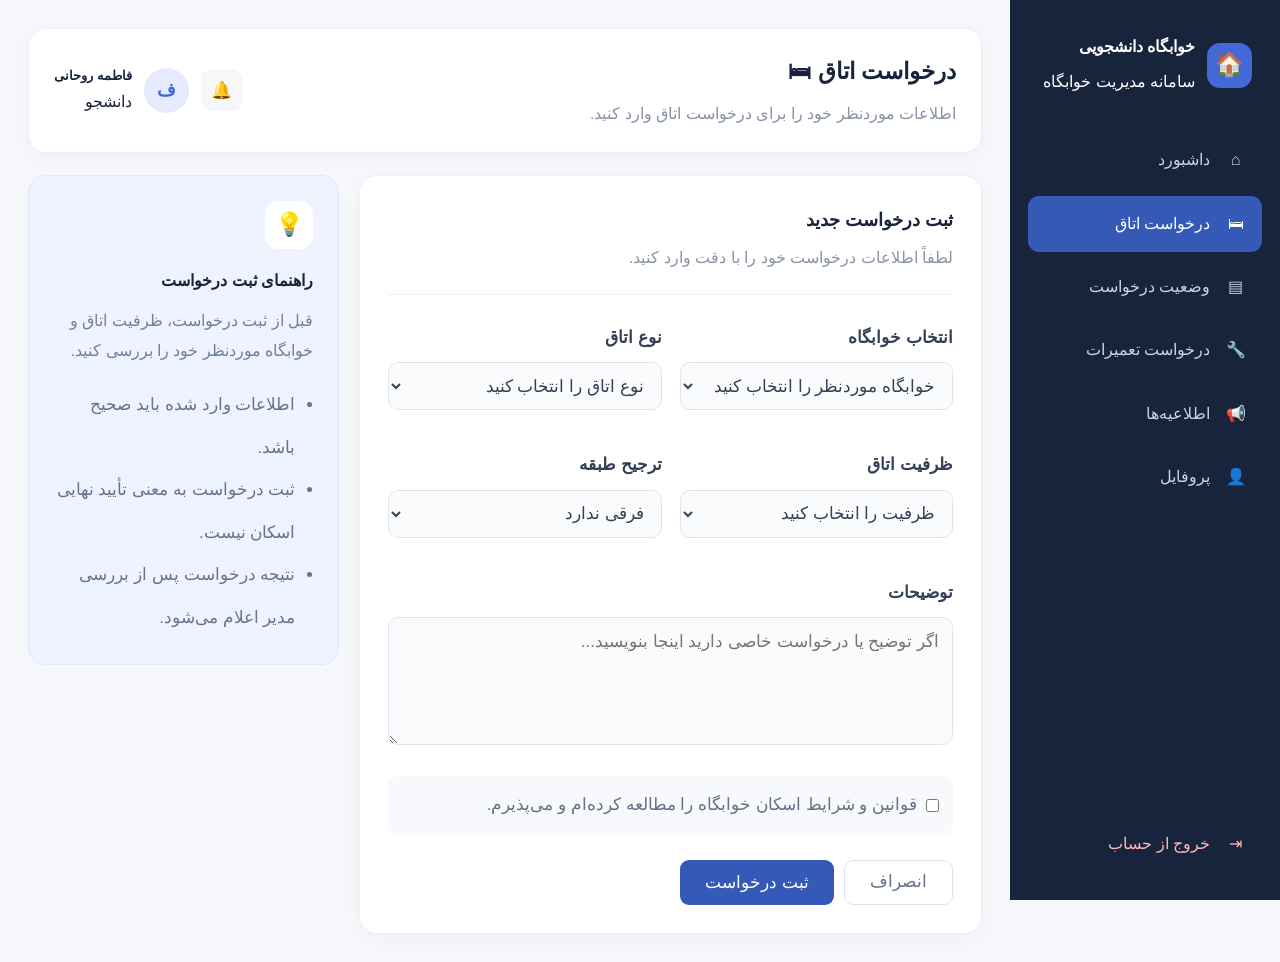
<file: room-request.html>
<!DOCTYPE html>
<html lang="fa" dir="rtl">

<head>

    <meta charset="UTF-8">

    <meta name="viewport" content="width=device-width, initial-scale=1.0">

    <title>درخواست اتاق | خوابگاه دانشجویی</title>

    <link rel="stylesheet" href="css/style.css">

</head>


<body>

<div class="dashboard-container">

    <!-- سایدبار-->
    <aside class="sidebar">

        <div class="sidebar-logo">

            <div class="sidebar-logo-icon">
                🏠
            </div>

            <div>

                <h2>
                    خوابگاه دانشجویی
                </h2>

                <p>
                    سامانه مدیریت خوابگاه
                </p>

            </div>

        </div>


        <nav class="sidebar-menu">

            <a href="dashboard.html" class="menu-link">

                <p class="menu-icon">⌂</p>

                <p>
                    داشبورد
                </p>

            </a>


            <a href="room-request.html" class="menu-link active">

                <p class="menu-icon">🛏</p>

                <p>
                    درخواست اتاق
                </p>

            </a>


            <a href="request-status.html" class="menu-link">

                <p class="menu-icon">▤</p>

                <p>
                    وضعیت درخواست
                </p>

            </a>


            <a href="maintenance.html" class="menu-link">

                <p class="menu-icon">🔧</p>

                <p>
                    درخواست تعمیرات
                </p>

            </a>


            <a href="announcements.html" class="menu-link">

                <p class="menu-icon">📢</p>

                <p>
                    اطلاعیه‌ها
                </p>

            </a>


            <a href="profile.html" class="menu-link">

                <p class="menu-icon">👤</p>

                <p>
                    پروفایل
                </p>

            </a>

        </nav>


        <a href="index.html" class="menu-link logout-link">

            <p class="menu-icon">
                ⇥
            </p>

            <p>
                خروج از حساب
            </p>

        </a>

    </aside>


    <!-- محتوای اصلی -->
    <main class="dashboard-main">


        <!-- عنوان صفحه -->
        <header class="dashboard-header">

            <div class="header-text">

                <h1>
                    درخواست اتاق 🛏
                </h1>

                <p>
                    اطلاعات موردنظر خود را برای درخواست اتاق وارد کنید.
                </p>

            </div>


            <div class="header-user">

                <button class="notification-button">
                    🔔
                </button>

                <div class="user-avatar">
                    ف
                </div>

                <div class="header-user-info">

                    <strong>
                       فاطمه روحانی
                    </strong>

                    <p>
                        دانشجو
                    </p>

                </div>

            </div>

        </header>


        <!-- فرم درخواست -->
        <section class="request-page">

            <div class="request-box">

                <div class="request-title">

                    <h2>
                        ثبت درخواست جدید
                    </h2>

                    <p>
                        لطفاً اطلاعات درخواست خود را با دقت وارد کنید.
                    </p>

                </div>

                <form id="roomRequestForm">

                    <!-- انتخاب خوابگاه -->
                    <div class="form-row">


                        <div class="dashboard-form-group">

                            <label for="dormitory">
                                انتخاب خوابگاه
                            </label>

                            <select id="dormitory" required>

                                <option value="">
                                    خوابگاه موردنظر را انتخاب کنید
                                </option>

                                <option value="khayyam">
                                    خوابگاه خیام
                                </option>

                                <option value="ferdowsi">
                                    خوابگاه فردوسی
                                </option>

                                <option value="beheshti">
                                    خوابگاه شهید بهشتی
                                </option>

                            </select>

                        </div>



                     <!-- نوع اتاق -->
                        <div class="dashboard-form-group">

                            <label for="roomType">
                                نوع اتاق
                            </label>

                            <select id="roomType" required>

                                <option value="">
                                    نوع اتاق را انتخاب کنید
                                </option>

                                <option value="single">
                                    یک نفره
                                </option>

                                <option value="two">
                                    دو نفره
                                </option>

                                <option value="four">
                                    چهار نفره
                                </option>

                            </select>

                        </div>

                    </div>



                    <!-- ظرفیت و طبقه -->
                    <div class="form-row">


                        <div class="dashboard-form-group">

                            <label for="capacity">
                                ظرفیت اتاق
                            </label>

                            <select id="capacity" required>

                                <option value="">
                                    ظرفیت را انتخاب کنید
                                </option>

                                <option value="1">
                                    1 نفر
                                </option>

                                <option value="2">
                                    2 نفر
                                </option>

                                <option value="4">
                                    4 نفر
                                </option>

                            </select>

                        </div>



                        <div class="dashboard-form-group">

                            <label for="floor">
                                ترجیح طبقه
                            </label>

                            <select id="floor">

                                <option value="">
                                    فرقی ندارد
                                </option>

                                <option value="1">
                                    طبقه اول
                                </option>

                                <option value="2">
                                    طبقه دوم
                                </option>

                                <option value="3">
                                    طبقه سوم
                                </option>

                            </select>

                        </div>


                    </div>



                    <!-- توضیحات -->
                    <div class="dashboard-form-group">

                        <label for="description">
                            توضیحات
                        </label>

                        <textarea
                            id="description"
                            rows="5"
                            placeholder="اگر توضیح یا درخواست خاصی دارید اینجا بنویسید..."
                        ></textarea>

                    </div>


                    <!-- تایید قوانین -->
                    <div class="request-checkbox">

                        <label>

                            <input
                                type="checkbox"
                                id="rules"
                                required
                            >
                            قوانین و شرایط اسکان خوابگاه را مطالعه کرده‌ام و می‌پذیرم.

                        </label>

                    </div>



                    <!-- دکمه ها -->
                    <div class="form-buttons">

                        <a
                            href="dashboard.html"
                            class="cancel-button"
                        >
                            انصراف
                        </a>


                        <button
                            type="submit"
                            class="submit-button"
                        >
                            ثبت درخواست
                        </button>

                    </div>

                </form>

            </div>


            <!-- راهنمای درخواست -->
            <div class="request-guide">

                <div class="guide-icon">
                    💡
                </div>

                <h3>
                    راهنمای ثبت درخواست
                </h3>

                <p>
                    قبل از ثبت درخواست، ظرفیت اتاق و خوابگاه موردنظر خود را بررسی کنید.
                </p>

                <ul>

                    <li>
                        اطلاعات وارد شده باید صحیح باشد.
                    </li>

                    <li>
                        ثبت درخواست به معنی تأیید نهایی اسکان نیست.
                    </li>

                    <li>
                        نتیجه درخواست پس از بررسی مدیر اعلام می‌شود.
                    </li>

                </ul>

            </div>

        </section>

    </main>

</div>


<script src="js/script.js"></script>

</body>


</html>
</file>
<file: css/style.css>
/* تنظیمات کلی */
* {
    margin: 0;
    padding: 0;
    box-sizing: border-box;
}

body {
    font-family: Arial, sans-serif;
    background: #f4f7fb;
    color: #17243b;
}

button,
input {
    font-family: inherit;
}

a {
    text-decoration: none;
}


/* صفحه ورود */
.login-page {
    min-height: 100vh;
    display: flex;
    align-items: center;
    justify-content: center;
    gap: 80px;
    padding: 40px;
}


/* بخش معرفی */
.login-info {
    width: 380px;
    text-align: center;
}

.login-logo {
    width: 85px;
    height: 85px;
    margin: 0 auto 25px;
    border-radius: 25px;
    background: #3459b7;
    display: flex;
    align-items: center;
    justify-content: center;
    font-size: 42px;
    box-shadow: 0 15px 35px rgba(52, 89, 183, 0.25);
}

.login-info h1 {
    font-size: 32px;
    margin-bottom: 15px;
}


.login-info p {
    color: #7d899d;
    font-size: 15px;
    line-height: 2;
}


.info-line {
    width: 55px;
    height: 4px;
    border-radius: 10px;
    background: #4169d8;
    margin: 25px auto;
}

.login-info span {
    color: #8b96a8;
    font-size: 13px;
}


/* کارت ورود */

.login-card {
    width: 440px;
    background: white;
    padding: 40px;
    border-radius: 22px;
    border: 1px solid #e8edf5;
    box-shadow: 0 15px 45px rgba(24, 42, 70, 0.08);
}


.login-header {
    margin-bottom: 30px;
}


.login-header h2 {
    font-size: 22px;
    margin-bottom: 9px;
}


.login-header p {
    color: #8a95a7;
    font-size: 13px;
}



/*  فرم */

.form-group {
    margin-bottom: 22px;
}

.form-group label {
    display: block;
    margin-bottom: 9px;
    font-size: 13px;
    font-weight: 600;
}

.form-group input[type="text"],
.form-group input[type="password"] {

    width: 100%;
    height: 50px;
    border: 1px solid #dfe5ef;
    border-radius: 11px;
    padding: 0 15px;
    font-size: 13px;
    outline: none;
    color: #17243b;
    background: #fafbfd;
    transition: 0.25s;
}

.form-group input:focus {
    border-color: #4169d8;
    background: white;
    box-shadow: 0 0 0 3px rgba(65, 105, 216, 0.08);
}

.form-group input::placeholder {
    color: #adb6c4;
}


/*  برچسب رمز عبور */

.password-label {
    display: flex;
    justify-content: space-between;
    align-items: center;
}

.password-label a {
    color: #4169d8;
    font-size: 11px;
}


/*  مرا به خاطر بسپار */

.remember {
    margin-bottom: 22px;
    color: #707c90;
    font-size: 12px;
}

.remember label {
    display: flex;
    align-items: center;
    gap: 8px;
    cursor: pointer;
}

.remember input {
    accent-color: #4169d8;
}


/* دکمه ورود */

.login-button {
    width: 100%;
    height: 52px;
    border: none;
    border-radius: 11px;
    background: #3459b7;
    color: white;
    font-size: 14px;
    font-weight: 600;
    cursor: pointer;
    transition: 0.25s;
}


.login-button:hover {
    background: #294a9d;
    transform: translateY(-2px);
    box-shadow: 0 8px 20px rgba(52, 89, 183, 0.2);
}


/*  ثبت نام */

.register {
    text-align: center;
    margin-top: 25px;
    padding-top: 22px;
    border-top: 1px solid #edf0f5;
    font-size: 12px;
    color: #8a95a7;
}

.register a {
    color: #4169d8;
    font-weight: 600;
    margin-right: 5px;
}


/*  موبایل */

@media (max-width: 800px) {
    .login-page {
        flex-direction: column;
        gap: 35px;
        padding: 25px;
    }

    .login-info {
        width: 100%;
    }

    .login-info h1 {
        font-size: 25px;
    }

    .login-card {
        width: 100%;
        max-width: 440px;
        padding: 30px 25px;
    }
}

/*  داشبورد دانشجو */

.dashboard-container {
    min-height: 100vh;
    background: #f5f7fb;
}


/*  سایدبار */

.sidebar {
    width: 270px;
    position: fixed;
    right: 0;
    top: 0;
    bottom: 0;
    background: #17243b;
    color: white;
    padding: 28px 18px;
    display: flex;
    flex-direction: column;
}

.sidebar-logo {
    display: flex;
    align-items: center;
    gap: 12px;
    padding: 5px 10px 35px;
}

.sidebar-logo-icon {
    width: 45px;
    height: 45px;
    border-radius: 13px;
    background: #4169d8;
    display: flex;
    align-items: center;
    justify-content: center;
    font-size: 23px;
}

.sidebar-logo h2 {
    font-size: 16px;
    margin-bottom: 5px;
}

.sidebar-logo span {
    font-size: 10px;
    color: #aeb9cb;
}

/* منوی سایدبار */

.sidebar-menu {
    display: flex;
    flex-direction: column;
    gap: 7px;
}

.menu-link {
    display: flex;
    align-items: center;
    gap: 13px;
    padding: 13px 14px;
    border-radius: 11px;
    color: #cbd3df;
    font-size: 13px;
    transition: 0.25s;
}

.menu-link:hover {
    background: rgba(255,255,255,0.08);
    color: white;
}

.menu-link.active {
    background: #3459b7;
    color: white;
}

.menu-icon {
    width: 25px;
    text-align: center;
    font-size: 18px;
}

.logout-link {
    margin-top: auto;
    color: #ffb7b7;
}

/* محتوای داشبورد */

.dashboard-main {
    margin-right: 270px;
    padding: 28px;
}

/*  هدر*/

.dashboard-header {
    background: white;
    border: 1px solid #edf0f5;
    border-radius: 18px;
    padding: 22px 25px;
    display: flex;
    justify-content: space-between;
    align-items: center;
    margin-bottom: 22px;
    box-shadow: 0 4px 18px rgba(25,42,70,0.03);
}

.header-text h1 {
    font-size: 23px;
    margin-bottom: 7px;
}

.header-text p {
    color: #8792a4;
    font-size: 12px;
}

.header-user {
    display: flex;
    align-items: center;
    gap: 12px;
}

.notification-button {
    width: 42px;
    height: 42px;
    border: none;
    background: #f5f7fb;
    border-radius: 11px;
    cursor: pointer;
    font-size: 18px;
}

.user-avatar {
    width: 45px;
    height: 45px;
    border-radius: 50%;
    background: #e5ebfc;
    color: #4169d8;
    display: flex;
    align-items: center;
    justify-content: center;
    font-weight: bold;
    font-size: 18px;
}

.header-user-info strong {
    display: block;
    font-size: 13px;
}

.header-user-info span {
    display: block;
    color: #8c97a9;
    font-size: 10px;
    margin-top: 4px;
}


/*  کارت‌های آماری */

.dashboard-stats {
    display: grid;
    grid-template-columns: repeat(4, 1fr);
    gap: 15px;
    margin-bottom: 20px;
}

.dashboard-card {
    background: white;
    border: 1px solid #edf0f5;
    border-radius: 17px;
    padding: 20px;
    box-shadow: 0 4px 18px rgba(25,42,70,0.03);
}

.card-top {
    display: flex;
    align-items: center;
    justify-content: space-between;
    color: #647085;
    font-size: 12px;
    margin-bottom: 20px;
}

.card-icon {
    width: 42px;
    height: 42px;
    border-radius: 50%;
    display: flex;
    align-items: center;
    justify-content: center;
    font-size: 19px;
}

.blue-icon {
    background: #e9efff;
    color: #4770df;
}

.green-icon {
    background: #e6f8ed;
    color: #20a45a;
}

.purple-icon {
    background: #f0eaff;
    color: #8052dc;
}

.yellow-icon {
    background: #fff5df;
    color: #e5a426;
}

.dashboard-card h2 {
    font-size: 18px;
    margin-bottom: 7px;
}

.dashboard-card p {
    color: #8b96a8;
    font-size: 10px;
}


/*  بخش محتوا */

.dashboard-content {
    display: grid;
    grid-template-columns: 1.3fr 1fr;
    gap: 20px;
    margin-bottom: 20px;
}

.dashboard-box {
    background: white;
    border: 1px solid #edf0f5;
    border-radius: 18px;
    padding: 22px;
    box-shadow: 0 4px 18px rgba(25,42,70,0.03);
}

.box-title {
    display: flex;
    justify-content: space-between;
    align-items: center;
    margin-bottom: 18px;
}

.box-title h3 {
    font-size: 16px;
}

.box-title a {
    color: #4169d8;
    font-size: 11px;
}

/*  اطلاعیه‌ها*/

.announcement-item {
    display: flex;
    gap: 13px;
    padding: 14px 0;
    border-bottom: 1px solid #f0f2f6;
}

.announcement-item:last-child {
    border-bottom: none;
}

.announcement-icon {
    width: 40px;
    height: 40px;
    border-radius: 11px;
    background: #f1f5ff;
    display: flex;
    align-items: center;
    justify-content: center;
    flex-shrink: 0;
}

.announcement-item strong {
    font-size: 12px;
}

.announcement-item p {
    color: #7f8a9c;
    font-size: 10px;
    line-height: 1.8;
    margin-top: 5px;
}

.announcement-item small {
    color: #a2aab7;
    font-size: 9px;
}

/*  دسترسی سریع*/

.quick-grid {
    display: grid;
    grid-template-columns: repeat(2, 1fr);
    gap: 12px;
}


.quick-item {
    min-height: 105px;
    border-radius: 13px;
    display: flex;
    flex-direction: column;
    align-items: center;
    justify-content: center;
    gap: 10px;
    transition: 0.25s;
}

.quick-item:hover {
    transform: translateY(-3px);
}

.quick-item div {
    font-size: 25px;
}

.quick-item span {
    color: #334057;
    font-size: 11px;
}

.blue-background {
    background: #f1f5ff;
}

.green-background {
    background: #effaf3;
}

.yellow-background {
    background: #fff9ee;
}

.purple-background {

    background: #f6f1ff;

}


/* 
   اطلاعات دانشجو
 */

.student-info {

    background: white;

    border: 1px solid #edf0f5;

    border-radius: 18px;

    padding: 20px 25px;

    display: flex;

    align-items: center;

    justify-content: space-between;

    box-shadow: 0 4px 18px rgba(25,42,70,0.03);

}


.student-profile {

    display: flex;

    align-items: center;

    gap: 13px;

}


.large-avatar {

    width: 55px;

    height: 55px;

    border-radius: 50%;

    background: #e8eefc;

    color: #4169d8;

    display: flex;

    align-items: center;

    justify-content: center;

    font-size: 23px;

    font-weight: bold;

}


.student-profile h3 {

    font-size: 14px;

    margin-bottom: 5px;

}


.student-profile p {

    color: #8994a6;

    font-size: 10px;

}


.student-details {

    display: flex;

    gap: 55px;

}


.student-details div {

    display: flex;

    flex-direction: column;

    gap: 6px;

}


.student-details span {

    color: #8c97a9;

    font-size: 9px;

}


.student-details strong {

    font-size: 11px;

}


/* 
   ریسپانسیو داشبورد
 */

@media (max-width: 1100px) {

    .dashboard-stats {

        grid-template-columns: repeat(2, 1fr);

    }


    .dashboard-content {

        grid-template-columns: 1fr;

    }

}


@media (max-width: 800px) {

    .sidebar {

        width: 75px;

        padding: 20px 8px;

    }


    .sidebar-logo > div:last-child,
    .menu-link span:last-child {

        display: none;

    }


    .sidebar-logo {

        justify-content: center;

    }


    .menu-link {

        justify-content: center;

    }


    .dashboard-main {

        margin-right: 75px;

        padding: 15px;

    }


    .student-details {

        display: none;

    }

}


@media (max-width: 550px) {

    .dashboard-stats {

        grid-template-columns: 1fr;

    }


    .dashboard-header {

        flex-direction: column;

        align-items: flex-start;

        gap: 18px;

    }


    .header-user {

        width: 100%;

    }


    .student-info {

        align-items: flex-start;

    }

}

/* 
   صفحه درخواست اتاق
 */

.request-page {

    display: grid;

    grid-template-columns: 2fr 1fr;

    gap: 20px;

}


.request-box {

    background: white;

    border: 1px solid #edf0f5;

    border-radius: 18px;

    padding: 28px;

    box-shadow: 0 4px 18px rgba(25,42,70,0.03);

}


.request-title {

    margin-bottom: 28px;

    padding-bottom: 20px;

    border-bottom: 1px solid #edf0f5;

}


.request-title h2 {

    font-size: 18px;

    margin-bottom: 7px;

}


.request-title p {

    color: #8994a6;

    font-size: 11px;

}


.form-row {

    display: grid;

    grid-template-columns: 1fr 1fr;

    gap: 18px;

    margin-bottom: 20px;

}


.dashboard-form-group {

    margin-bottom: 20px;

}


.dashboard-form-group label {

    display: block;

    font-size: 12px;

    font-weight: 600;

    margin-bottom: 9px;

    color: #334057;

}


.dashboard-form-group select,
.dashboard-form-group textarea {

    width: 100%;

    border: 1px solid #dfe5ef;

    border-radius: 10px;

    background: #fafbfd;

    outline: none;

    font-family: inherit;

    color: #344057;

    font-size: 11px;

    transition: 0.25s;

}


.dashboard-form-group select {

    height: 48px;

    padding: 0 13px;

}


.dashboard-form-group textarea {

    padding: 13px;

    resize: vertical;

}


.dashboard-form-group select:focus,
.dashboard-form-group textarea:focus {

    border-color: #4169d8;

    background: white;

    box-shadow: 0 0 0 3px rgba(65,105,216,0.08);

}


.request-checkbox {

    background: #f7f9fd;

    padding: 14px;

    border-radius: 10px;

    margin-bottom: 25px;

}


.request-checkbox label {

    display: flex;

    align-items: center;

    gap: 9px;

    color: #657186;

    font-size: 11px;

    cursor: pointer;

}


.request-checkbox input {

    accent-color: #4169d8;

}


.form-buttons {

    display: flex;

    justify-content: flex-start;

    gap: 10px;

}


.cancel-button,
.submit-button {

    height: 45px;

    padding: 0 25px;

    border-radius: 9px;

    font-family: inherit;

    font-size: 11px;

    cursor: pointer;

    display: flex;

    align-items: center;

    justify-content: center;

}


.cancel-button {

    border: 1px solid #dfe5ef;

    background: white;

    color: #657186;

}


.submit-button {

    border: none;

    background: #3459b7;

    color: white;

}


.submit-button:hover {

    background: #294a9d;

}



/* 
   راهنمای درخواست
 */

.request-guide {

    background: #eef3ff;

    border-radius: 18px;

    padding: 25px;

    height: fit-content;

    border: 1px solid #e0e8fc;

}


.guide-icon {

    width: 48px;

    height: 48px;

    border-radius: 13px;

    background: white;

    display: flex;

    align-items: center;

    justify-content: center;

    font-size: 23px;

    margin-bottom: 18px;

}


.request-guide h3 {

    font-size: 16px;

    margin-bottom: 10px;

}


.request-guide > p {

    color: #71809a;

    font-size: 11px;

    line-height: 2;

    margin-bottom: 18px;

}


.request-guide ul {

    padding-right: 18px;

}


.request-guide li {

    color: #65748c;

    font-size: 10px;

    line-height: 2.5;

}



/* 
   ریسپانسیو
 */

@media (max-width: 900px) {

    .request-page {

        grid-template-columns: 1fr;

    }

}


@media (max-width: 600px) {

    .form-row {

        grid-template-columns: 1fr;

        gap: 0;

    }


    .request-box {

        padding: 20px;

    }

}

/* 
   صفحه وضعیت درخواست
 */

.status-card {

    background: white;

    border: 1px solid #edf0f5;

    border-radius: 18px;

    padding: 28px;

    margin-bottom: 20px;

    box-shadow: 0 4px 18px rgba(25,42,70,0.03);

}


.status-header {

    display: flex;

    align-items: center;

    justify-content: space-between;

    padding-bottom: 22px;

    border-bottom: 1px solid #edf0f5;

}


.status-label {

    color: #8994a6;

    font-size: 11px;

}


.status-header h2 {

    font-size: 20px;

    margin-top: 7px;

}


.status-badge {

    background: #fff5df;

    color: #d79518;

    padding: 9px 17px;

    border-radius: 20px;

    font-size: 10px;

    font-weight: bold;

}


/* تایم لاین */

.status-timeline {

    padding: 30px 10px 5px;

}


.timeline-step {

    display: flex;

    align-items: flex-start;

    gap: 15px;

}


.timeline-circle {

    width: 35px;

    height: 35px;

    border-radius: 50%;

    background: #edf0f5;

    color: #9ba4b2;

    display: flex;

    align-items: center;

    justify-content: center;

    font-size: 13px;

    font-weight: bold;

    flex-shrink: 0;

}


.timeline-step.completed .timeline-circle {

    background: #dff6e9;

    color: #20a45a;

}


.timeline-step.active .timeline-circle {

    background: #e8efff;

    color: #4169d8;

    box-shadow: 0 0 0 5px rgba(65,105,216,0.08);

}


.timeline-text {

    display: flex;

    flex-direction: column;

    gap: 5px;

    padding-top: 2px;

}


.timeline-text strong {

    font-size: 12px;

}


.timeline-text span {

    color: #7e899c;

    font-size: 10px;

}


.timeline-text small {

    color: #a2aab7;

    font-size: 9px;

}


.timeline-line {

    width: 2px;

    height: 38px;

    background: #e4e8ee;

    margin-right: 16px;

}


.completed-line {

    background: #68c98e;

}


.active-line {

    background: linear-gradient(
        to bottom,
        #4169d8 50%,
        #e4e8ee 50%
    );

}


/* 
   جزئیات درخواست
 */

.request-details-box {

    background: white;

    border: 1px solid #edf0f5;

    border-radius: 18px;

    padding: 25px;

    margin-bottom: 20px;

    box-shadow: 0 4px 18px rgba(25,42,70,0.03);

}


.box-subtitle {

    color: #8994a6;

    font-size: 10px;

    margin-top: 5px;

}


.request-number {

    background: #f1f4fb;

    color: #68758b;

    padding: 8px 13px;

    border-radius: 8px;

    font-size: 10px;

}


.details-grid {

    display: grid;

    grid-template-columns: repeat(4, 1fr);

    gap: 1px;

    background: #edf0f5;

    border: 1px solid #edf0f5;

    border-radius: 12px;

    overflow: hidden;

}


.detail-item {

    background: white;

    padding: 18px;

    display: flex;

    flex-direction: column;

    gap: 7px;

}


.detail-item span {

    color: #8d97a8;

    font-size: 9px;

}


.detail-item strong {

    font-size: 11px;

    color: #344057;

}


/* 
   پیام راهنما
 */

.status-info-message {

    display: flex;

    align-items: center;

    gap: 12px;

    background: #eef4ff;

    border: 1px solid #dce7ff;

    border-radius: 14px;

    padding: 15px 18px;

}


.status-info-message span {

    font-size: 20px;

}


.status-info-message p {

    color: #65748c;

    font-size: 10px;

    line-height: 2;

}


/* 
   ریسپانسیو
 */

@media (max-width: 900px) {

    .details-grid {

        grid-template-columns: repeat(2, 1fr);

    }

}


@media (max-width: 600px) {

    .status-header {

        align-items: flex-start;

        gap: 15px;

        flex-direction: column;

    }


    .details-grid {

        grid-template-columns: 1fr;

    }


    .status-card,
    .request-details-box {

        padding: 18px;

    }

}

/* 
   صفحه درخواست تعمیرات
 */

.maintenance-page {

    display: grid;

    grid-template-columns: 2fr 1fr;

    gap: 20px;

}


.maintenance-box {

    background: white;

    border: 1px solid #edf0f5;

    border-radius: 18px;

    padding: 28px;

    box-shadow: 0 4px 18px rgba(25,42,70,0.03);

}


.maintenance-box input,
.maintenance-box select {

    width: 100%;

    height: 48px;

    border: 1px solid #dfe5ef;

    border-radius: 10px;

    background: #fafbfd;

    padding: 0 13px;

    outline: none;

    font-family: inherit;

    font-size: 11px;

    color: #344057;

}


.maintenance-box input:focus,
.maintenance-box select:focus,
.maintenance-box textarea:focus {

    border-color: #4169d8;

    background: white;

    box-shadow: 0 0 0 3px rgba(65,105,216,0.08);

}


.maintenance-box textarea {

    width: 100%;

    border: 1px solid #dfe5ef;

    border-radius: 10px;

    background: #fafbfd;

    padding: 13px;

    outline: none;

    resize: vertical;

    font-family: inherit;

    font-size: 11px;

    color: #344057;

}



/* پیام راهنما */

.maintenance-notice {

    display: flex;

    align-items: center;

    gap: 12px;

    background: #fff8e9;

    border: 1px solid #f7e8c5;

    border-radius: 11px;

    padding: 13px;

    margin-bottom: 22px;

}


.maintenance-notice span {

    font-size: 20px;

}


.maintenance-notice p {

    color: #856d3d;

    font-size: 10px;

    line-height: 1.9;

}



/* درخواست های قبلی */

.previous-maintenance {

    background: white;

    border: 1px solid #edf0f5;

    border-radius: 18px;

    padding: 23px;

    height: fit-content;

    box-shadow: 0 4px 18px rgba(25,42,70,0.03);

}


.maintenance-item {

    display: flex;

    gap: 12px;

    align-items: center;

    padding: 15px 0;

    border-bottom: 1px solid #edf0f5;

}


.maintenance-item:last-of-type {

    border-bottom: none;

}


.maintenance-status {

    width: 38px;

    height: 38px;

    border-radius: 11px;

    display: flex;

    align-items: center;

    justify-content: center;

    font-weight: bold;

}


.maintenance-status.done {

    background: #e4f7eb;

    color: #20a45a;

}


.maintenance-status.pending {

    background: #fff3d9;

    color: #dc9b22;

}


.maintenance-item strong {

    display: block;

    font-size: 11px;

    margin-bottom: 5px;

}


.maintenance-item p {

    color: #8994a6;

    font-size: 9px;

    margin-bottom: 4px;

}


.maintenance-item small {

    color: #20a45a;

    font-size: 9px;

}


.maintenance-item:nth-child(3) small {

    color: #d7981c;

}


/* باکس کمک */

.maintenance-help {

    margin-top: 20px;

    background: #eef3ff;

    border-radius: 13px;

    padding: 18px;

}


.maintenance-help div {

    font-size: 24px;

    margin-bottom: 10px;

}


.maintenance-help strong {

    display: block;

    font-size: 12px;

    margin-bottom: 7px;

}


.maintenance-help p {

    color: #71809a;

    font-size: 9px;

    line-height: 1.9;

}



@media (max-width: 900px) {

    .maintenance-page {

        grid-template-columns: 1fr;

    }

}


@media (max-width: 600px) {

    .maintenance-box {

        padding: 20px;

    }

}

/* 
   صفحه اطلاعیه ها
 */

.important-announcement {

    display: flex;

    align-items: flex-start;

    gap: 20px;

    background: #eef4ff;

    border: 1px solid #dce7ff;

    border-radius: 18px;

    padding: 25px;

    margin-bottom: 25px;

}


.important-icon {

    width: 55px;

    height: 55px;

    background: white;

    border-radius: 15px;

    display: flex;

    align-items: center;

    justify-content: center;

    font-size: 25px;

    flex-shrink: 0;

}


.important-content {

    flex: 1;

}


.important-label {

    display: inline-block;

    background: #4169d8;

    color: white;

    border-radius: 15px;

    padding: 5px 11px;

    font-size: 9px;

    margin-bottom: 10px;

}


.important-content h2 {

    font-size: 17px;

    margin-bottom: 9px;

}


.important-content p {

    color: #66758d;

    font-size: 10px;

    line-height: 2;

    margin-bottom: 10px;

}


.announcement-date {

    color: #8b98aa;

    font-size: 9px;

}



/* 
   عنوان بخش
 */

.announcements-section {

    background: transparent;

}


.section-heading {

    display: flex;

    align-items: center;

    justify-content: space-between;

    margin-bottom: 18px;

}


.section-heading h2 {

    font-size: 17px;

    margin-bottom: 5px;

}


.section-heading p {

    color: #8994a6;

    font-size: 10px;

}


.filter-button {

    border: 1px solid #dfe5ef;

    background: white;

    border-radius: 9px;

    padding: 9px 14px;

    font-family: inherit;

    color: #657186;

    font-size: 10px;

    cursor: pointer;

}



/* 
   کارت اطلاعیه
 */

.announcements-grid {

    display: grid;

    grid-template-columns: repeat(2, 1fr);

    gap: 18px;

}


.announcement-card {

    background: white;

    border: 1px solid #edf0f5;

    border-radius: 16px;

    padding: 22px;

    box-shadow: 0 4px 18px rgba(25,42,70,0.03);

    transition: 0.25s;

}


.announcement-card:hover {

    transform: translateY(-3px);

    box-shadow: 0 8px 25px rgba(25,42,70,0.07);

}


.announcement-card-top {

    display: flex;

    align-items: center;

    justify-content: space-between;

    margin-bottom: 18px;

}


.announcement-icon {

    width: 43px;

    height: 43px;

    border-radius: 12px;

    display: flex;

    align-items: center;

    justify-content: center;

    font-size: 19px;

}


.announcement-icon.blue {

    background: #eaf0ff;

}


.announcement-icon.green {

    background: #e7f8ed;

}


.announcement-icon.orange {

    background: #fff3df;

}


.announcement-icon.purple {

    background: #f0eaff;

}


.announcement-type {

    font-size: 9px;

    padding: 5px 10px;

    border-radius: 12px;

    background: #f5f6f9;

}


.blue-text {

    color: #4169d8;

}


.green-text {

    color: #20a45a;

}


.orange-text {

    color: #d89520;

}


.purple-text {

    color: #7657c9;

}


.announcement-card h3 {

    font-size: 13px;

    margin-bottom: 9px;

}


.announcement-card > p {

    color: #7c8799;

    font-size: 10px;

    line-height: 2;

    min-height: 42px;

    margin-bottom: 18px;

}


.announcement-footer {

    display: flex;

    align-items: center;

    justify-content: space-between;

    padding-top: 14px;

    border-top: 1px solid #edf0f5;

}


.announcement-footer span {

    color: #a0a8b5;

    font-size: 8px;

}


.announcement-footer a {

    color: #4169d8;

    font-size: 9px;

    text-decoration: none;

}


.announcement-footer a:hover {

    text-decoration: underline;

}



/* 
   ریسپانسیو
 */

@media (max-width: 700px) {

    .announcements-grid {

        grid-template-columns: 1fr;

    }


    .important-announcement {

        padding: 18px;

    }


    .section-heading {

        align-items: flex-start;

        gap: 15px;

        flex-direction: column;

    }

}

/* 
   پنل مدیریت
 */

.admin-stat-grid {

    display: grid;

    grid-template-columns: repeat(4, 1fr);

    gap: 16px;

    margin-bottom: 20px;

}


.admin-stat-card {

    background: white;

    border: 1px solid #edf0f5;

    border-radius: 16px;

    padding: 20px;

    display: flex;

    align-items: center;

    gap: 14px;

    box-shadow: 0 4px 18px rgba(25,42,70,0.03);

}


.admin-stat-icon {

    width: 48px;

    height: 48px;

    border-radius: 13px;

    display: flex;

    align-items: center;

    justify-content: center;

    font-size: 21px;

    flex-shrink: 0;

}


.admin-stat-icon.blue {

    background: #eaf0ff;

}


.admin-stat-icon.green {

    background: #e7f8ed;

}


.admin-stat-icon.orange {

    background: #fff3df;

}


.admin-stat-icon.purple {

    background: #f0eaff;

}


.admin-stat-content {

    display: flex;

    flex-direction: column;

    gap: 4px;

}


.admin-stat-content span {

    color: #8994a6;

    font-size: 9px;

}


.admin-stat-content strong {

    font-size: 22px;

}


.admin-stat-content small {

    color: #9ca5b3;

    font-size: 8px;

}



/* 
   بخش اصلی مدیر
 */

.admin-content-grid {

    display: grid;

    grid-template-columns: 2fr 1fr;

    gap: 18px;

    margin-bottom: 20px;

}


.admin-table-box,
.room-overview-box {

    background: white;

    border: 1px solid #edf0f5;

    border-radius: 17px;

    padding: 22px;

    box-shadow: 0 4px 18px rgba(25,42,70,0.03);

}


.admin-box-header {

    display: flex;

    align-items: center;

    justify-content: space-between;

    margin-bottom: 20px;

}


.admin-box-header h2 {

    font-size: 14px;

    margin-bottom: 5px;

}


.admin-box-header p {

    color: #8994a6;

    font-size: 9px;

}


.view-all-button {

    background: #eef3ff;

    border: none;

    color: #4169d8;

    padding: 8px 12px;

    border-radius: 8px;

    font-family: inherit;

    font-size: 9px;

    cursor: pointer;

}



/* 
   جدول
 */

.admin-table {

    width: 100%;

}


.admin-table-row {

    display: grid;

    grid-template-columns: 1.5fr 1fr 1fr 1fr;

    align-items: center;

    gap: 10px;

    padding: 14px 5px;

    border-bottom: 1px solid #edf0f5;

    color: #68758a;

    font-size: 9px;

}


.admin-table-row:last-child {

    border-bottom: none;

}


.admin-table-row.table-head {

    color: #9aa3b0;

    font-size: 8px;

    background: #fafbfd;

    border-radius: 8px;

    border-bottom: none;

}


.student-cell {

    display: flex;

    align-items: center;

    gap: 8px;

}


.student-cell strong {

    color: #344057;

    font-size: 9px;

}


.student-avatar {

    width: 29px;

    height: 29px;

    border-radius: 8px;

    background: #eef3ff;

    color: #4169d8;

    display: flex;

    align-items: center;

    justify-content: center;

    font-weight: bold;

}


.table-status {

    display: inline-flex;

    width: fit-content;

    padding: 5px 9px;

    border-radius: 12px;

    font-size: 8px;

}


.table-status.pending {

    background: #fff4dc;

    color: #d4951d;

}


.table-status.reviewing {

    background: #eaf0ff;

    color: #4169d8;

}


.table-status.approved {

    background: #e3f7eb;

    color: #20a45a;

}


.table-status.completed {

    background: #e8e9ec;

    color: #697487;

}



/* 
   وضعیت اتاق
 */

.room-progress {

    margin-bottom: 22px;

}


.room-progress-header {

    display: flex;

    align-items: center;

    justify-content: space-between;

    margin-bottom: 8px;

}


.room-progress-header span {

    color: #718097;

    font-size: 9px;

}


.room-progress-header strong {

    font-size: 10px;

}


.progress-bar {

    width: 100%;

    height: 7px;

    background: #edf0f5;

    border-radius: 10px;

    overflow: hidden;

}


.progress-fill {

    height: 100%;

    border-radius: 10px;

}


.progress-fill.filled {

    width: 82%;

    background: #4169d8;

}


.progress-fill.available {

    width: 12%;

    background: #20a45a;

}


.progress-fill.repair {

    width: 6%;

    background: #d99520;

}


.room-summary {

    display: grid;

    grid-template-columns: 1fr 1fr;

    gap: 10px;

    margin-top: 28px;

}


.room-summary div {

    background: #f8f9fc;

    border-radius: 10px;

    padding: 13px;

}


.room-summary span {

    display: block;

    color: #929baa;

    font-size: 8px;

    margin-bottom: 5px;

}


.room-summary strong {

    font-size: 15px;

}



/* 
   دسترسی سریع
 */

.quick-actions {

    background: white;

    border: 1px solid #edf0f5;

    border-radius: 17px;

    padding: 22px;

}


.quick-actions h2 {

    font-size: 14px;

    margin-bottom: 18px;

}


.quick-action-grid {

    display: grid;

    grid-template-columns: repeat(4, 1fr);

    gap: 12px;

}


.quick-action {

    display: flex;

    align-items: center;

    gap: 10px;

    padding: 15px;

    border: 1px solid #edf0f5;

    border-radius: 12px;

    text-decoration: none;

    color: #344057;

    transition: 0.25s;

}


.quick-action:hover {

    border-color: #cfd9f3;

    background: #fafbff;

    transform: translateY(-2px);

}


.quick-action > span {

    width: 38px;

    height: 38px;

    border-radius: 10px;

    background: #eef3ff;

    display: flex;

    align-items: center;

    justify-content: center;

    font-size: 17px;

    flex-shrink: 0;

}


.quick-action strong {

    display: block;

    font-size: 9px;

    margin-bottom: 5px;

}


.quick-action small {

    color: #929baa;

    font-size: 7px;

}



/* 
   ریسپانسیو
 */

@media (max-width: 1100px) {

    .admin-stat-grid {

        grid-template-columns: repeat(2, 1fr);

    }


    .quick-action-grid {

        grid-template-columns: repeat(2, 1fr);

    }

}


@media (max-width: 850px) {

    .admin-content-grid {

        grid-template-columns: 1fr;

    }

}


@media (max-width: 600px) {

    .admin-stat-grid {

        grid-template-columns: 1fr;

    }


    .quick-action-grid {

        grid-template-columns: 1fr;

    }


    .admin-table-box,
    .room-overview-box {

        padding: 16px;

        overflow-x: auto;

    }


    .admin-table {

        min-width: 600px;

    }

}

/* 
   صفحه پروفایل
 */

.profile-page {

    display: flex;

    flex-direction: column;

    gap: 18px;

}



/* 
   کارت اصلی پروفایل
 */

.profile-card {

    background: white;

    border: 1px solid #edf0f5;

    border-radius: 18px;

    padding: 25px;

    display: flex;

    align-items: center;

    justify-content: space-between;

    box-shadow: 0 4px 18px rgba(25,42,70,0.03);

}


.profile-main-info {

    display: flex;

    align-items: center;

    gap: 16px;

}


.large-profile-avatar {

    width: 70px;

    height: 70px;

    border-radius: 20px;

    background: #eef3ff;

    color: #4169d8;

    display: flex;

    align-items: center;

    justify-content: center;

    font-size: 25px;

    font-weight: bold;

}


.profile-main-info h2 {

    font-size: 17px;

    margin-bottom: 7px;

}


.profile-main-info p {

    color: #7e899b;

    font-size: 10px;

    margin-bottom: 8px;

}


.profile-status {

    color: #20a45a;

    font-size: 9px;

}


.profile-room-info {

    display: flex;

    gap: 35px;

}


.profile-room-info div {

    display: flex;

    flex-direction: column;

    gap: 7px;

}


.profile-room-info span {

    color: #9aa3b1;

    font-size: 8px;

}


.profile-room-info strong {

    font-size: 12px;

}



/* 
   فرم
 */

.profile-form-card {

    background: white;

    border: 1px solid #edf0f5;

    border-radius: 18px;

    padding: 25px;

    box-shadow: 0 4px 18px rgba(25,42,70,0.03);

}


.profile-section-title {

    margin-bottom: 22px;

}


.profile-section-title h2 {

    font-size: 14px;

    margin-bottom: 6px;

}


.profile-section-title p {

    color: #8994a6;

    font-size: 9px;

}


.profile-form-grid {

    display: grid;

    grid-template-columns: 1fr 1fr;

    gap: 17px;

}


.profile-form-card input {

    width: 100%;

    height: 46px;

    border: 1px solid #dfe5ef;

    border-radius: 10px;

    background: #fafbfd;

    padding: 0 13px;

    outline: none;

    font-family: inherit;

    font-size: 10px;

    color: #344057;

}


.profile-form-card input:focus {

    border-color: #4169d8;

    background: white;

    box-shadow: 0 0 0 3px rgba(65,105,216,0.08);

}


.profile-form-card input:read-only {

    background: #f2f4f7;

    color: #8d96a5;

    cursor: not-allowed;

}


.profile-buttons {

    display: flex;

    justify-content: flex-end;

    gap: 10px;

    margin-top: 25px;

}


.profile-buttons .submit-button {

    border: none;

    cursor: pointer;

}



/* 
   اطلاعات اقامت
 */

.profile-dorm-card {

    background: white;

    border: 1px solid #edf0f5;

    border-radius: 18px;

    padding: 25px;

    box-shadow: 0 4px 18px rgba(25,42,70,0.03);

}


.dorm-info-grid {

    display: grid;

    grid-template-columns: repeat(4, 1fr);

    gap: 12px;

}


.dorm-info-item {

    background: #f8f9fc;

    border-radius: 11px;

    padding: 15px;

}


.dorm-info-item span {

    display: block;

    color: #929baa;

    font-size: 8px;

    margin-bottom: 7px;

}


.dorm-info-item strong {

    font-size: 10px;

}



/* 
   ریسپانسیو
 */

@media (max-width: 800px) {

    .profile-card {

        align-items: flex-start;

        flex-direction: column;

        gap: 20px;

    }


    .profile-form-grid {

        grid-template-columns: 1fr;

    }


    .dorm-info-grid {

        grid-template-columns: 1fr 1fr;

    }

}


@media (max-width: 500px) {

    .profile-room-info {

        gap: 20px;

    }


    .dorm-info-grid {

        grid-template-columns: 1fr;

    }

}
/* 
   تنظیم نهایی اندازه فونت کل پروژه
 */

html {
    font-size: 17px;
}

body {
    font-size: 17px !important;
    line-height: 1.8 !important;
}

/* تمام متن‌های معمولی */
p,
span,
label,
small,
li,
a,
input,
select,
textarea,
button {
    font-size: 17px !important;
}

/* متن‌های توضیحی و کمرنگ */
p,
small,
.subtitle,
.description,
.box-subtitle,
.form-hint,
.form-description,
.text-muted,
.muted {
    font-size: 16px !important;
    line-height: 1.9 !important;
}

/* نوشته‌های داخل فرم */
input,
select,
textarea {
    font-size: 17px !important;
}

/* متن گزینه‌های Select */
option {
    font-size: 17px !important;
}

/* متن دکمه‌ها */
button,
.submit-button,
.cancel-button {
    font-size: 17px !important;
}

/* منوی کناری */
.sidebar-menu a {
    font-size: 17px !important;
}

/* متن‌های جزئیات */
.detail-item span {
    font-size: 16px !important;
}

.detail-item strong {
    font-size: 18px !important;
}

/* متن تایم‌لاین */
.timeline-text span {
    font-size: 16px !important;
}

.timeline-text small {
    font-size: 15px !important;
}

/* متن اطلاعیه‌ها */
.announcement-card p,
.announcement-card span,
.announcement-card small {
    font-size: 16px !important;
    line-height: 1.9 !important;
}

/* متن کارت‌های داشبورد */
.dashboard-main p {
    font-size: 16px !important;
    line-height: 1.9 !important;
}
</file>
